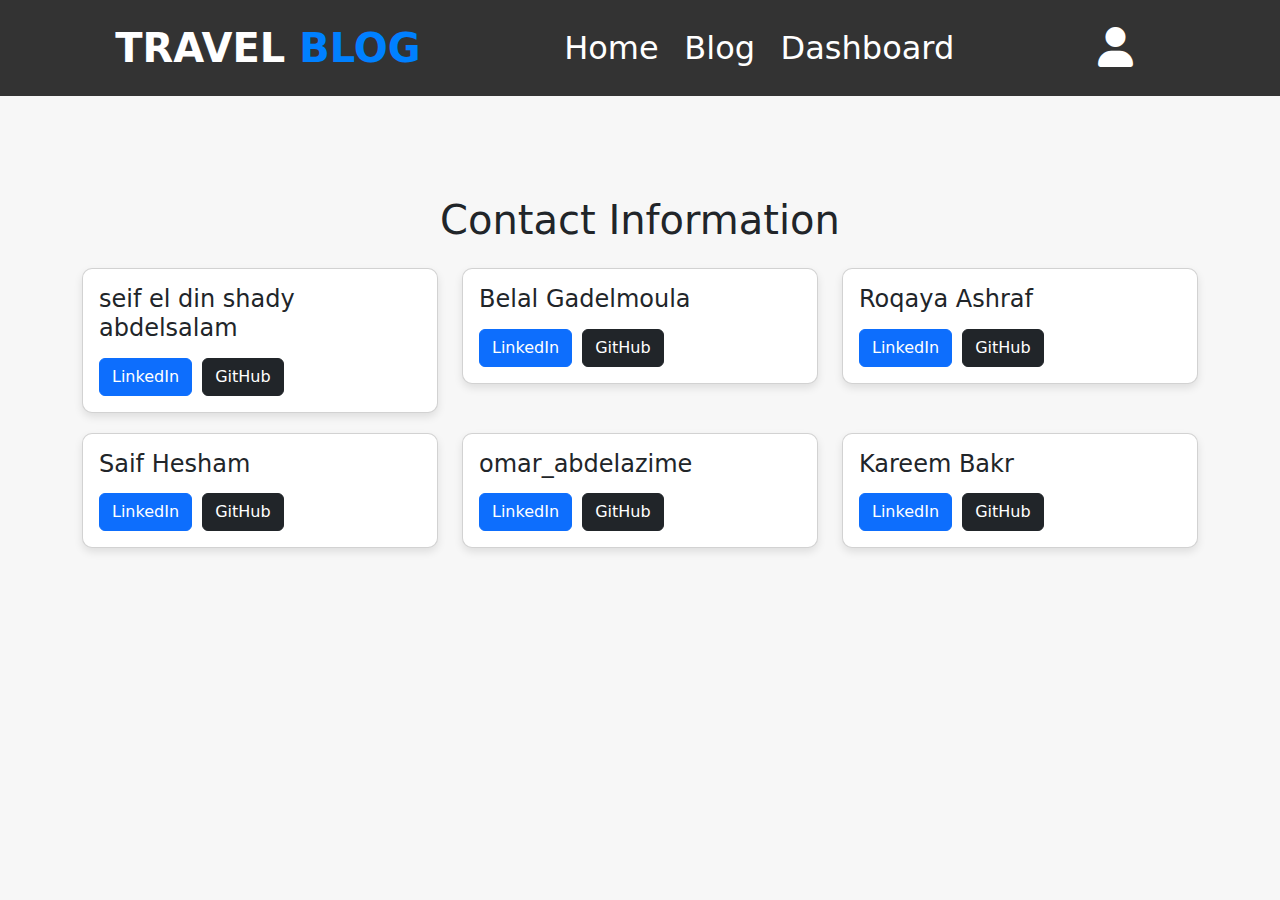
<file: contect/index.html>
<!DOCTYPE html>
<html lang="en">
<head>
    <meta charset="UTF-8">
    <meta name="viewport" content="width=device-width, initial-scale=1.0">
    <title>Contact Page with Animations</title>
    <!-- Bootstrap CSS -->
    <link href="https://cdn.jsdelivr.net/npm/bootstrap@5.3.0-alpha1/dist/css/bootstrap.min.css" rel="stylesheet">
    <link rel="stylesheet" href="style.css">
    <!-- Animate.css (for animations) -->
    <link href="https://cdnjs.cloudflare.com/ajax/libs/animate.css/4.1.1/animate.min.css" rel="stylesheet"/>
    <!-- Font Awesome for Icons -->
    <link rel="stylesheet" href="https://cdnjs.cloudflare.com/ajax/libs/font-awesome/6.0.0-beta3/css/all.min.css">
</head>
<body>

    <!-- Header -->
    <header>
        <div id="menu-bar" class="fas fa-bars" onclick="showmenu()"></div>
        <a href="../index.html" class="logo">TRAVEL <span>blog</span></a>
        <nav class="navbar">
            <a href="../index.html">Home</a>
            <a href="../blog/blog.html">Blog</a>
            <a href="../Dashboard-main/index.html">Dashboard</a>
            <!-- <a href="./index.html">Contact</a> -->
        </nav>
        <div class="icon">
            <i class="fas fa-user" onclick="showform()"></i>
        </div>
    </header>
    <div class="login-form">
        <i class="fas fa-times" id="form-close" onclick="hideform()"></i>
        <form action="">
            <h3>login</h3>
            <input type="email" class="box" placeholder="Enter your email">
            <input type="password" class="box" placeholder="Enter your password">
            <input type="submit" value="login now" class="btno">
            <input type="checkbox" id="remember">
            <label for="remember"> remember me</label>
            <p>forget password? <a href="#">click here</a></p>
            <p>don't have an account? <a href="#" onclick="showsignupform(); hideform(); return false;">sign up</a></p>
        </form>
    </div>
    
    <div class="signup-form">
        <i class="fas fa-times" id="signup-form-close" onclick="hidesignupform()"></i>
        <form action="">
            <h3>sign up</h3>
            <input type="text" class="box" placeholder="Enter your name" required>
            <input type="email" class="box" placeholder="Enter your email" required>
            <input type="password" class="box" placeholder="Enter your password" required>
            <input type="password" class="box" placeholder="Confirm your password" required>
            <input type="submit" value="sign up now" class="btno">
            <input type="checkbox" id="terms" required>
            <label for="terms"> I agree to the terms and conditions</label>
            <p>already have an account? <a href="#" onclick="showform(); hidesignupform(); return false;">login here</a></p>
        </form>
    </div>
    

    <!-- Main content with cards -->
    <div class="container mt-5 pt-5">
        <h1 class="text-center mb-4">Contact Information</h1>
        <div class="row">
            <!-- Card 1 -->
            <div class="col-md-4">
                <div class="card animate__animated animate__fadeInUp">   
                    <div class="card-body">
                        <h5 class="card-title">seif el din shady abdelsalam</h5>
                        <a href="https://www.linkedin.com/in/seifeldin-shady-576ab1177/" class="btn btn-primary">LinkedIn</a>
                        <a href="github.com/SeifEldinShady004" class="btn btn-dark">GitHub</a>
                    </div>
                </div>
            </div>

            <!-- Card 2 -->
            <div class="col-md-4">
                <div class="card animate__animated animate__fadeInUp animate__delay-1s">
                    <div class="card-body">
                        <h5 class="card-title">Belal Gadelmoula </h5>
                        <a href="https://www.linkedin.com/in/belal-gadelmawla-549b0921a/" class="btn btn-primary">LinkedIn</a>
                        <a href="https://github.com/belalgadelmawla" class="btn btn-dark">GitHub</a>
                    </div>
                </div>
            </div>

            <!-- Card 3 -->
            <div class="col-md-4">
                <div class="card animate__animated animate__fadeInUp animate__delay-2s">

                    <div class="card-body">
                        <h5 class="card-title">Roqaya Ashraf
                        </h5>
                        <a href="https://www.linkedin.com/in/roqayaashraf157" class="btn btn-primary">LinkedIn</a>
                        <a href="https://github.com/Roqayaashraf1 " class="btn btn-dark">GitHub</a>
                    </div>
                </div>
            </div>

            <!-- Card 4 -->
            <div class="col-md-4">
                <div class="card animate__animated animate__fadeInUp animate__delay-3s">
                    <div class="card-body">
                        <h5 class="card-title">Saif Hesham  </h5>
                        <a href="https://www.linkedin.com/in/saif-hesham-75659a2a4/" class="btn btn-primary">LinkedIn</a>
                        <a href="https://www.github.com" class="btn btn-dark">GitHub</a>
                    </div>
                </div>
            </div>

            <!-- Card 5 -->
            <div class="col-md-4">
                <div class="card animate__animated animate__fadeInUp animate__delay-4s">
                    <div class="card-body">
                        <h5 class="card-title">omar_abdelazime
                        </h5>
                        <a href="#" class="btn btn-primary">LinkedIn</a>
                        <a href="#" class="btn btn-dark">GitHub</a>
                    </div>
                </div>
            </div>

            <!-- Card 6 -->
            <div class="col-md-4">
                <div class="card animate__animated animate__fadeInUp animate__delay-5s">
                    <div class="card-body">
                        <h5 class="card-title">Kareem Bakr </h5>
                        <a href="https://www.linkedin.com" class="btn btn-primary">LinkedIn</a>
                        <a href="https://www.linkedin.com/in/kareem-bakr-927367247/" class="btn btn-dark">GitHub</a>
                    </div>
                </div>
            </div>
        </div>
    </div>

    <!-- Bootstrap JS -->
    <script src="https://cdn.jsdelivr.net/npm/bootstrap@5.3.0-alpha1/dist/js/bootstrap.bundle.min.js"></script>
    <!-- Custom JS for adding some card interaction -->
    <script src="script.js"></script>
</body>
</html>
</file>
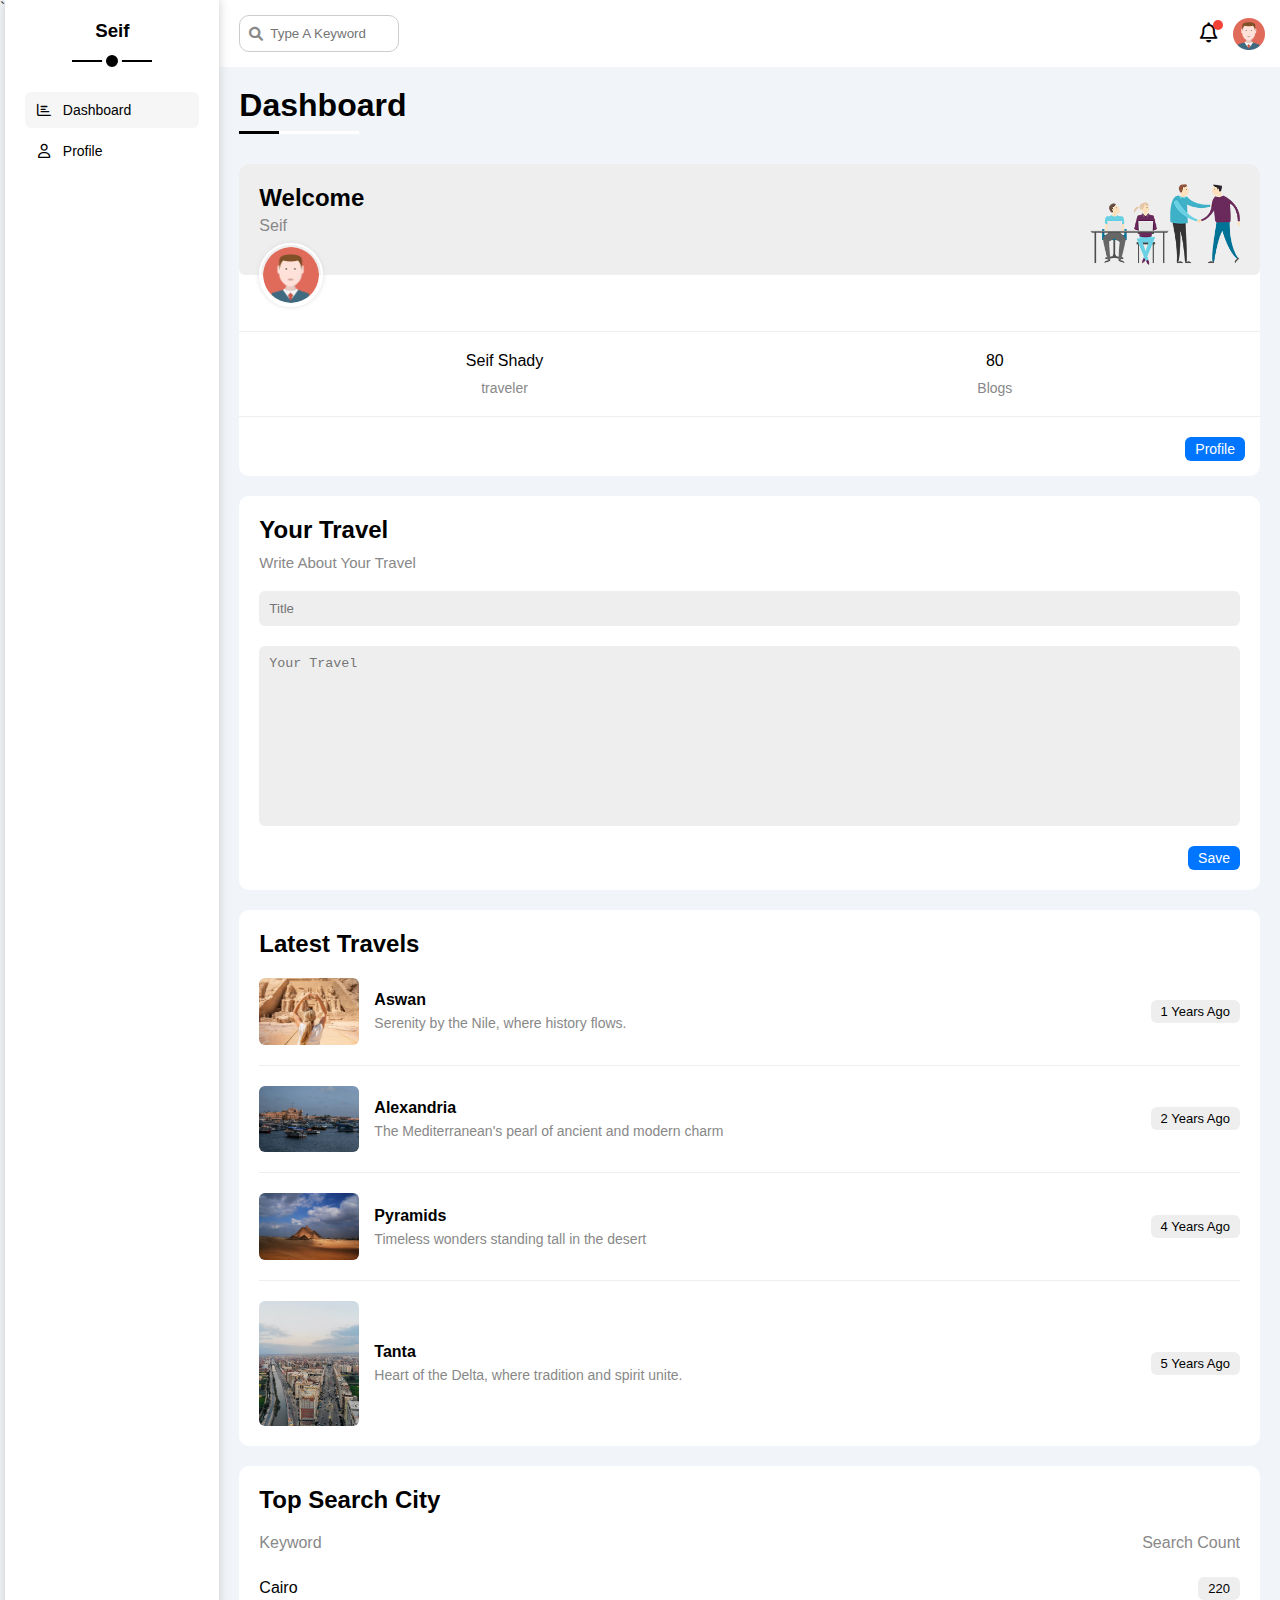
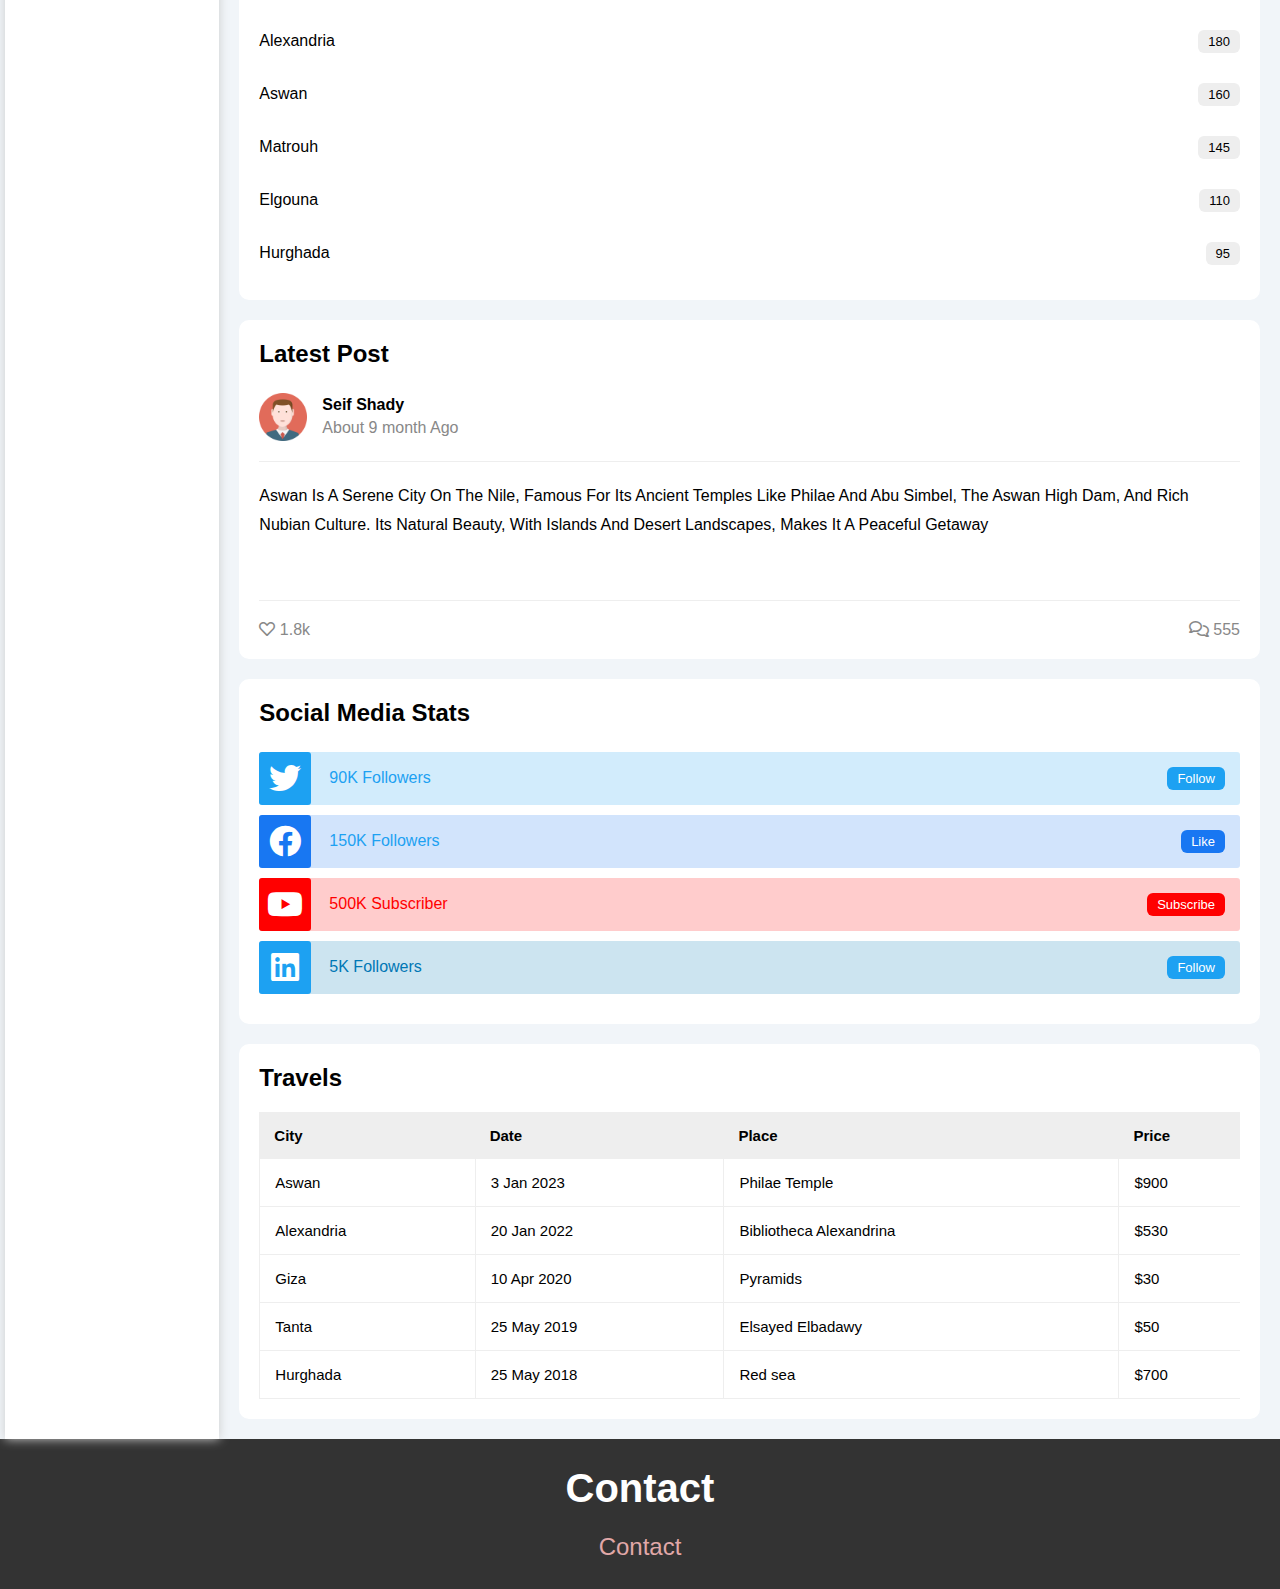
<file: Dashboard-main/index.html>
<!DOCTYPE html>
<html lang="en">
  <head>
    <meta charset="UTF-8" />
    <meta http-equiv="X-UA-Compatible" content="IE=edge" />
    <meta name="viewport" content="width=device-width, initial-scale=1.0" />
    <!-- Font Awesome -->
    <link rel="stylesheet" href="css/all.min.css" />
    <!-- Our frame work -->
    <link rel="stylesheet" href="css/framework.css" />
    <!-- Our style file -->
    <link rel="stylesheet" href="../Dashboard-main/css/main.css" />
    <!-- Our font -->
    <link rel="preconnect" href="https://fonts.googleapis.com" />
    <link rel="preconnect" href="https://fonts.gstatic.com" crossorigin />
    <link
      href="https://fonts.googleapis.com/css2?family=Cairo:wght@200;400;700&
        family=Open+Sans:ital,wght@0,300;0,400;0,500;0,600;0,800;1,300;1,400;1,500;1,600;1,700;1,800&display=swap"
      rel="stylesheet"
    />
    <title>Dashboard</title>
  </head>
  <body>


    
    <div class="page d-flex">
`
  <!-- login -->
  
  
  <!-- header -->   
      <div class="sidebar bg-white p-20 p-relative">
        <h3 class="p-relative txt-c mt-0">Seif</h3>
        <ul class="p-0 list-none">
          <li>
            <a
              href="index.html"
              class="active d-flex align-center fs-14 c-black rad-6 p-10"
            >
              <i class="fa-regular fa-chart-bar fa-fw"></i>
              <span class="hide-mobile">Dashboard</span>
            </a>
          </li>

          <li>
            <a
              href="profile.html"
              class="d-flex align-center fs-14 c-black rad-6 p-10"
            >
              <i class="fa-regular fa-user fa-fw"></i>
              <span class="hide-mobile">Profile</span>
            </a>
          </li>
          
        </ul>
      </div>
      <div class="content w-full">
        <div class="head bg-white p-15 between-flex">
          <div class="search p-relative">
            <input
              type="search"
              class="p-10 rad-10"
              name="search"
              placeholder="Type A Keyword"
            />
          </div>
          <div class="icons d-flex align-center">
            <span class="notify p-relative">
              <i class="fa-regular fa-bell fa-lg"></i>
            </span>
            <img src="imgs/avatar.png" alt="profile pic" />
          </div>
        </div>
        <!-- End Head -->
        <h1 class="p-relative">Dashboard</h1>
        <div class="wrapper gap-20 grid-2 mb-20">
          <!-- Start Welcome Widget -->
          <div class="welcome bg-white rad-10 txt-c-mobile block-mobile">
            <div class="intro p-20 d-flex space-between bg-eee rad-6">
              <div>
                <h2 class="m-0">Welcome</h2>
                <p class="c-grey mt-5">Seif</p>
              </div>
              <img src="imgs/welcome.png" class="hide-mobile" alt="team" />
            </div>
            <img src="imgs/avatar.png" alt="man" class="avatar" />
            <div class="body txt-c d-flex p-20 mt-20 mb-20 block-mobile">
              <div>
                Seif Shady
                <span class="d-block c-grey fs-14 mt-10">traveler</span>
              </div>
              <div>
                80 <span class="d-block c-grey fs-14 mt-10">Blogs</span>
              </div>
            </div>
            <a
              href="profile.html"
              class="visit btn-shape d-block fs-14 bg-blue w-fit c-white"
              >Profile</a
            >
          </div>
          <!-- End Welcome Widget -->
          <!-- Start Quick Draft Widget -->
          <div class="quick-draft p-20 bg-white rad-10">
            <h2 class="mt-0 mb-10">Your Travel</h2>
            <p class="mt-0 mb-20 c-grey fs-15">Write About Your Travel</p>
            <form action="">
              <input
                class="d-block mb-20 w-full p-10 b-none bg-eee rad-6"
                type="text"
                placeholder="Title"
              />
              <textarea
                class="d-block mb-20 w-full bg-eee b-none rad-6 p-10"
                placeholder="Your Travel"
              ></textarea>
              <input
                class="save d-block fs-14 bg-blue c-white b-none w-fit btn-shape"
                type="submit"
                value="Save"
              />
            </form>
          </div>
          <!-- End Quick Draft Widgit -->
          <!-- Start Latest News Widget  -->
          <div class="latest-news p-20 bg-white rad-10 txt-c-mobile">
            <h2 class="mt-0 mb-20">Latest Travels</h2>
            <div class="news-row d-flex align-center">
              <img src="./imgs/aswan.webp" alt="" />
              <div class="info">
                <h3>Aswan</h3>
                <p class="m-0 fs-14 c-grey"> Serenity by the Nile, where history flows.</p>
              </div>
              <div class="label btn-shape bg-eee fs-13">1 Years Ago</div>
            </div>
            <div class="news-row d-flex align-center">
              <img src="./imgs/alex.jpg" alt="" />
              <div class="info">
                <h3>Alexandria</h3>
                <p class="m-0 fs-14 c-grey">The Mediterranean's pearl of ancient and modern charm</p>
              </div>
              <div class="label btn-shape bg-eee fs-13">2 Years Ago</div>
            </div>
            <div class="news-row d-flex align-center">
              <img src="./imgs/pyramids.jpg" alt="" />
              <div class="info">
                <h3>Pyramids</h3>
                <p class="m-0 fs-14 c-grey">Timeless wonders standing tall in the desert</p>
              </div>
              <div class="label btn-shape bg-eee fs-13">4 Years Ago</div>
            </div>
            <div class="news-row d-flex align-center">
              <img src="./imgs/Tanta.avif" alt="" />
              <div class="info">
                <h3>Tanta</h3>
                <p class="m-0 fs-14 c-grey">Heart of the Delta, where tradition and spirit unite.</p>
              </div>
              <div class="label btn-shape bg-eee fs-13">5 Years Ago</div>
            </div>
          </div>
          <!-- End Latest News Widget  -->
          
          <!-- Start Top Search Word Widget -->
          <div class="search-items p-20 bg-white rad-10">
            <h2 class="mt-0 mb-20">Top Search City</h2>
            <div class="items-head c-grey mb-10 between-flex">
              <div>Keyword</div>
              <div>Search Count</div>
            </div>
            <div class="items between-flex pt-15 pb-15">
              <span>Cairo</span>
              <span class="bg-eee fs-13 btn-shape">220</span>
            </div>
            <div class="items between-flex pt-15 pb-15">
              <span>Alexandria</span>
              <span class="bg-eee fs-13 btn-shape">180</span>
            </div>
            <div class="items between-flex pt-15 pb-15">
              <span>Aswan</span>
              <span class="bg-eee fs-13 btn-shape">160</span>
            </div>
            <div class="items between-flex pt-15 pb-15">
              <span>Matrouh</span>
              <span class="bg-eee fs-13 btn-shape">145</span>
            </div>
            <div class="items between-flex pt-15 pb-15">
              <span>Elgouna</span>
              <span class="bg-eee fs-13 btn-shape">110</span>
            </div>
            <div class="items between-flex pt-15 pb-15">
              <span>Hurghada</span>
              <span class="bg-eee fs-13 btn-shape">95</span>
            </div>
          </div>
          <!-- End Top Search Word Widget -->
          <!-- Start Last Post -->
          <div class="last-post p-20 bg-white rad-10 p-relative">
            <h2 class="mt-0 mb-25">Latest Post</h2>
            <div class="top d-flex align-center">
              <img class="avatar mr-15" src="imgs/avatar.png" alt="Pic" />
              <div class="info">
                <span class="d-block mb-5 fw-bold">Seif Shady</span>
                <span class="c-grey">About 9 month Ago</span>
              </div>
            </div>
            <div class="post-content txt-c-mobile pt-20 pb-20 mt-20 mb-20">
                Aswan is a serene city on the Nile, famous for its ancient temples like Philae and Abu Simbel, the Aswan High Dam, and rich Nubian culture. Its natural beauty, with islands and desert landscapes, makes it a peaceful getaway
            </div>
            <div class="post-stats between-flex c-grey">
              <div>
                <i class="fa-regular fa-heart"></i>
                <span>1.8k</span>
              </div>
              <div>
                <i class="fa-regular fa-comments"></i>
                <span>555</span>
              </div>
            </div>
          </div>
          <!-- End Last Post -->
          <!-- Start Socila Media -->
          <div class="social-media p-20 bg-white rad-10 p-relative">
            <h2 class="mt-0 mb-25">Social Media Stats</h2>
            <div class="box twitter p-15 p-relative mb-10 between-flex">
              <i
                class="fa-brands fa-twitter fa-2x c-white h-full center-flex"
              ></i>
              <span>90K Followers</span>
              <a class="fs-13 c-white btn-shape" href="#">Follow</a>
            </div>
            <div class="box facebook p-15 p-relative mb-10 between-flex">
              <i
                class="fa-brands fa-facebook fa-2x c-white h-full center-flex"
              ></i>
              <span>150K Followers</span>
              <a class="fs-13 c-white btn-shape" href="#">Like</a>
            </div>
            <div class="box youtube p-15 p-relative mb-10 between-flex">
              <i
                class="fa-brands fa-youtube fa-2x c-white h-full center-flex"
              ></i>
              <span>500K Subscriber</span>
              <a class="fs-13 c-white btn-shape" href="#">Subscribe</a>
            </div>
            <div class="box linkedin p-15 p-relative mb-10 between-flex">
              <i
                class="fa-brands fa-linkedin fa-2x c-white h-full center-flex"
              ></i>
              <span>5K Followers</span>
              <a class="fs-13 c-white btn-shape" href="#">Follow</a>
            </div>
          </div>
          <!-- End Socila Media -->
        </div>
        <!-- End Wrapper -->
        <!-- Start Projects Table -->
        <div class="projects bg-white p-20 rad-10 m-20">
          <h2 class="mt-0 mb-20">Travels</h2>
          <div class="responsive-table">
            <table class="w-full fs-15">
              <thead>
                <tr>
                  <td>City</td>
                  <td>Date</td>
                  <td>Place</td>
                  <td>Price</td>
                </tr>
              </thead>
              <tbody>
                <tr>
                  <td>Aswan</td>
                  <td>3 Jan 2023</td>
                  <td>Philae Temple</td>
                  <td>$900</td>
                </tr>
                <tr>
                  <td>Alexandria</td>
                  <td>20 Jan 2022</td>
                  <td>Bibliotheca Alexandrina</td>
                  <td>$530</td>
                  </td>
                </tr>
                <tr>
                  <td>Giza</td>
                  <td>10 Apr 2020</td>
                  <td>Pyramids</td>
                  <td>$30</td>
                  </td>
                </tr>
                <tr>
                  <td>Tanta</td>
                  <td>25 May 2019</td>
                  <td>Elsayed Elbadawy</td>
                  <td>$50</td>
                </tr>
                <tr>
                  <td>Hurghada</td>
                  <td>25 May 2018</td>
                  <td>Red sea</td>
                  <td>$700</td>
                </tr>
              </tbody>
            </table>
          </div>
        </div>
        <!-- End Projects Table -->
      </div>
    </div>
    <footer>
      <section class="footer">
        <div class="box-container">
            <div class="box">
                <h3>Contact</h3>
                <a href="../contect/index.html">Contact</a>
            </div>
        </div>
        
    </section>
    </footer>
    <script src="js/main.js"></script>
  </body>
</html>
</file>
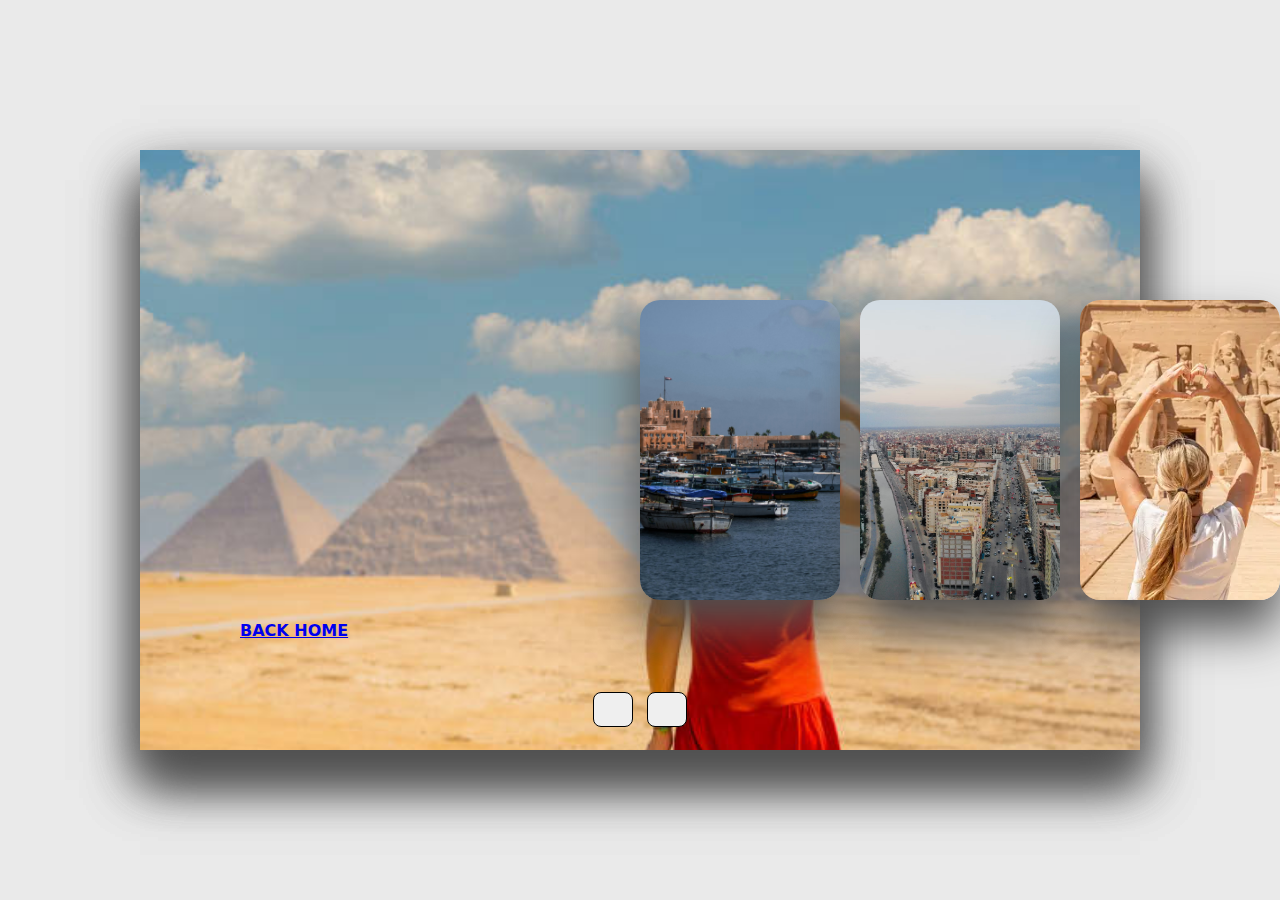
<file: templete/index.html>
<html lang="en">

<head>
    <meta charset="UTF-8">
    <meta name="viewport" content="width=device-width, initial-scale=1.0">
    <title>Document</title>
    <link rel="stylesheet" href="main.css">
    <link rel="stylesheet" href="https://cdnjs.cloudflare.com/ajax/libs/font-awesome/6.4.0/css/all.min.css"
        integrity="sha512-iecdLmaskl7CVkqkXNQ/ZH/XLlvWZOJyj7Yy7tcenmpD1ypASozpmT/E0iPtmFIB46ZmdtAc9eNBvH0H/ZpiBw=="
        crossorigin="anonymous" referrerpolicy="no-referrer" />
</head>

<body>
    <div class="container">
        <div class="slide">
            <div class="item" style="background-image: url(./images/cairo.jpg);">
                <div class="content">
                    <div class="name">Cairo</div>
                    <div class="des">
                        Cairo, a bustling metropolis at the heart of Egypt, is a vibrant city where ancient history
                        meets modern life. The cityscape is dominated by iconic landmarks like the Pyramids of Giza and
                        the Sphinx, standing in stark contrast to the bustling markets, busy streets, and contemporary
                        high-rises. The Nile River gracefully winds through Cairo, offering a serene escape from the
                        city's lively energy. Rich in culture and history, Cairo is a dynamic blend of traditional charm
                        and urban vibrancy.</div>
                        <a href="../index.html"> BACK HOME</a>
                </div>
            </div>
            <div class="item" style="background-image: url(./images/giza3.jpg);">
                <div class="content">
                    <div class="name">Giza</div>
                    <div class="des">Giza is renowned for its awe-inspiring ancient monuments, including the Great
                        Pyramids and the Sphinx. This iconic archaeological site, located on the outskirts of Cairo,
                        features colossal structures that have stood for millennia, embodying the grandeur of ancient
                        Egyptian civilization. The arid landscape around Giza contrasts with the monumental stone
                        architecture, offering a timeless glimpse into the past against a backdrop of the modern city
                    </div>
                    <a href="../index.html"> BACK HOME</a>
                </div>
            </div>
            <div class="item" style="background-image: url(./images/alex.jpg);">
                <div class="content">
                    <div class="name">Alexandria</div>
                    <div class="des">Alexandria is a historic port city on Egypt's Mediterranean coast, known for its
                        rich cultural heritage and stunning waterfront. Founded by Alexander the Great, it boasts a
                        blend of ancient landmarks, including the remnants of the legendary Lighthouse of Alexandria and
                        the Bibliotheca Alexandrina. Its vibrant streets are lined with cafes and shops, while the
                        scenic corniche offers beautiful views of the sea, combining a deep historical legacy with a
                        lively modern atmosphere.</div>
                        <a href="../index.html"> BACK HOME</a>
                </div>
            </div>
            <div class="item" style="background-image: url(./images/Tanta.avif);">
                <div class="content">
                    <div class="name">Tanta</div>
                    <div class="des">Tanta is a bustling city in northern Egypt, known for its vibrant local markets and
                        lively atmosphere. It serves as an important commercial and cultural hub, featuring a mix of
                        traditional architecture and modern developments. Tanta is also noted for its historical
                        significance and religious landmarks, including mosques and shrines that reflect its rich
                        heritage and local traditions.</div>
                        <a href="../index.html"> BACK HOME</a>
                </div>
            </div>
            <div class="item" style="background-image: url(./images/aswan.webp);">
                <div class="content">
                    <div class="name">Aswan</div>
                    <div class="des">
                        Aswan, located in southern Egypt along the Nile River, is celebrated for its picturesque
                        landscapes and rich cultural heritage. The city is known for its stunning temples, such as
                        Philae Temple and Abu Simbel, and its serene setting with views of the river and surrounding
                        desert. Aswan's relaxed atmosphere and vibrant Nubian culture make it a unique and charming
                        destination.
                    </div>
                    <a href="../index.html"> BACK HOME</a>
                </div>
            </div>  
        </div>
        <div class="button">
            <button class="prev"><i class="fa-solid fa-arrow-left"></i></button>
            <button class="next"><i class="fa-solid fa-arrow-right"></i></button>
        </div>
    </div>
    <script src="app.js"></script>
</body>

</html>
</file>
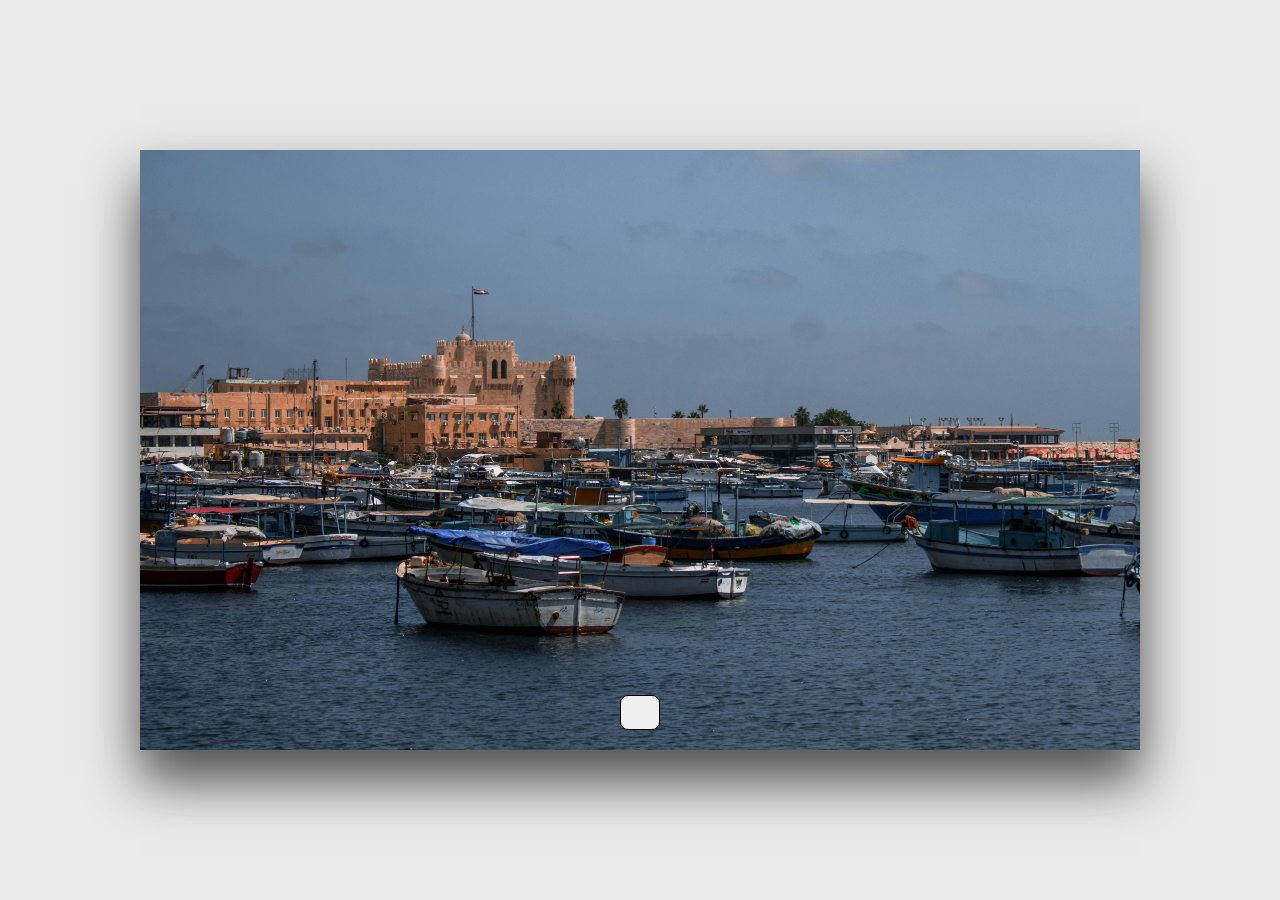
<file: templete/alexandria/index.html>
<html lang="en">

<head>
    <meta charset="UTF-8">
    <meta name="viewport" content="width=device-width, initial-scale=1.0">
    <title>travel blog</title>
    <link rel="stylesheet" href="main.css">
    <link rel="stylesheet" href="https://cdnjs.cloudflare.com/ajax/libs/font-awesome/6.4.0/css/all.min.css"
        integrity="sha512-iecdLmaskl7CVkqkXNQ/ZH/XLlvWZOJyj7Yy7tcenmpD1ypASozpmT/E0iPtmFIB46ZmdtAc9eNBvH0H/ZpiBw=="
        crossorigin="anonymous" referrerpolicy="no-referrer" />
</head>

<body>
    <div class="container">
        <div class="slide">
            <div class="item" style="background-image: url(../images/alex.jpg);">
                <div class="content">
                    <div class="name">Alexandria</div>
                    <div class="des">
                        Alexandria is a historic port city on Egypt's Mediterranean coast, known for its
                        rich cultural heritage and stunning waterfront. Founded by Alexander the Great, it boasts a
                        blend of ancient landmarks, including the remnants of the legendary Lighthouse of Alexandria and
                        the Bibliotheca Alexandrina. Its vibrant streets are lined with cafes and shops, while the
                        scenic corniche offers beautiful views of the sea, combining a deep historical legacy with a
                        lively modern atmosphere.</div>
                        <a href="C:\Users\User\Desktop\travel blog final\blog\blog.html"> Backblog</a>
                </div>
            </div>
           
        <div class="button">
            <!-- <button class="prev"><i class="fa-solid fa-arrow-left"></i></button> -->
            <button class="next"><i class="fa-solid fa-arrow-right"></i></button>
        </div>
    </div>
    <script src="app.js"></script>
</body>

</html>
</file>
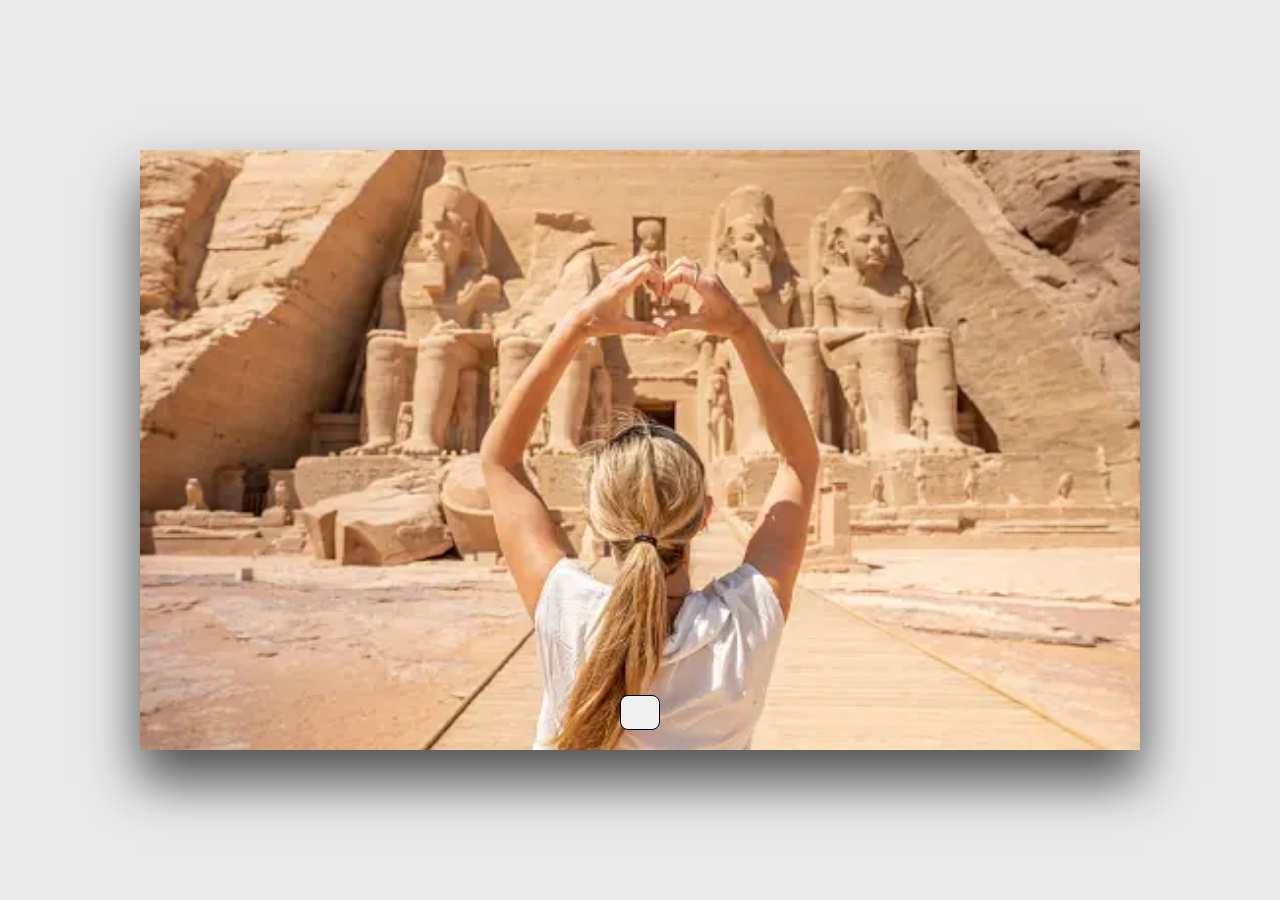
<file: templete/aswan/index.html>
<html lang="en">

<head>
    <meta charset="UTF-8">
    <meta name="viewport" content="width=device-width, initial-scale=1.0">
    <title>travel blog</title>
    <link rel="stylesheet" href="main.css">
    <link rel="stylesheet" href="https://cdnjs.cloudflare.com/ajax/libs/font-awesome/6.4.0/css/all.min.css"
        integrity="sha512-iecdLmaskl7CVkqkXNQ/ZH/XLlvWZOJyj7Yy7tcenmpD1ypASozpmT/E0iPtmFIB46ZmdtAc9eNBvH0H/ZpiBw=="
        crossorigin="anonymous" referrerpolicy="no-referrer" />
</head>

<body>
    <div class="container">
        <div class="slide">
            <div class="item" style="background-image: url(../images/aswan.webp);">
                <div class="content">
                    <div class="name">Aswan</div>
                    <div class="des">
                        Aswan, located in southern Egypt along the Nile River, is celebrated for its picturesque
                        landscapes and rich cultural heritage. The city is known for its stunning temples, such as
                        Philae Temple and Abu Simbel, and its serene setting with views of the river and surrounding
                        desert. Aswan's relaxed atmosphere and vibrant Nubian culture make it a unique and charming
                        destination.</div>
                        <a href="C:\Users\User\Desktop\travel blog final\blog\blog.html"> Backblog</a>
                </div>
            </div>
           
        <div class="button">
            <!-- <button class="prev"><i class="fa-solid fa-arrow-left"></i></button> -->
            <button class="next"><i class="fa-solid fa-arrow-right"></i></button>
        </div>
    </div>
    <script src="app.js"></script>
</body>

</html>
</file>
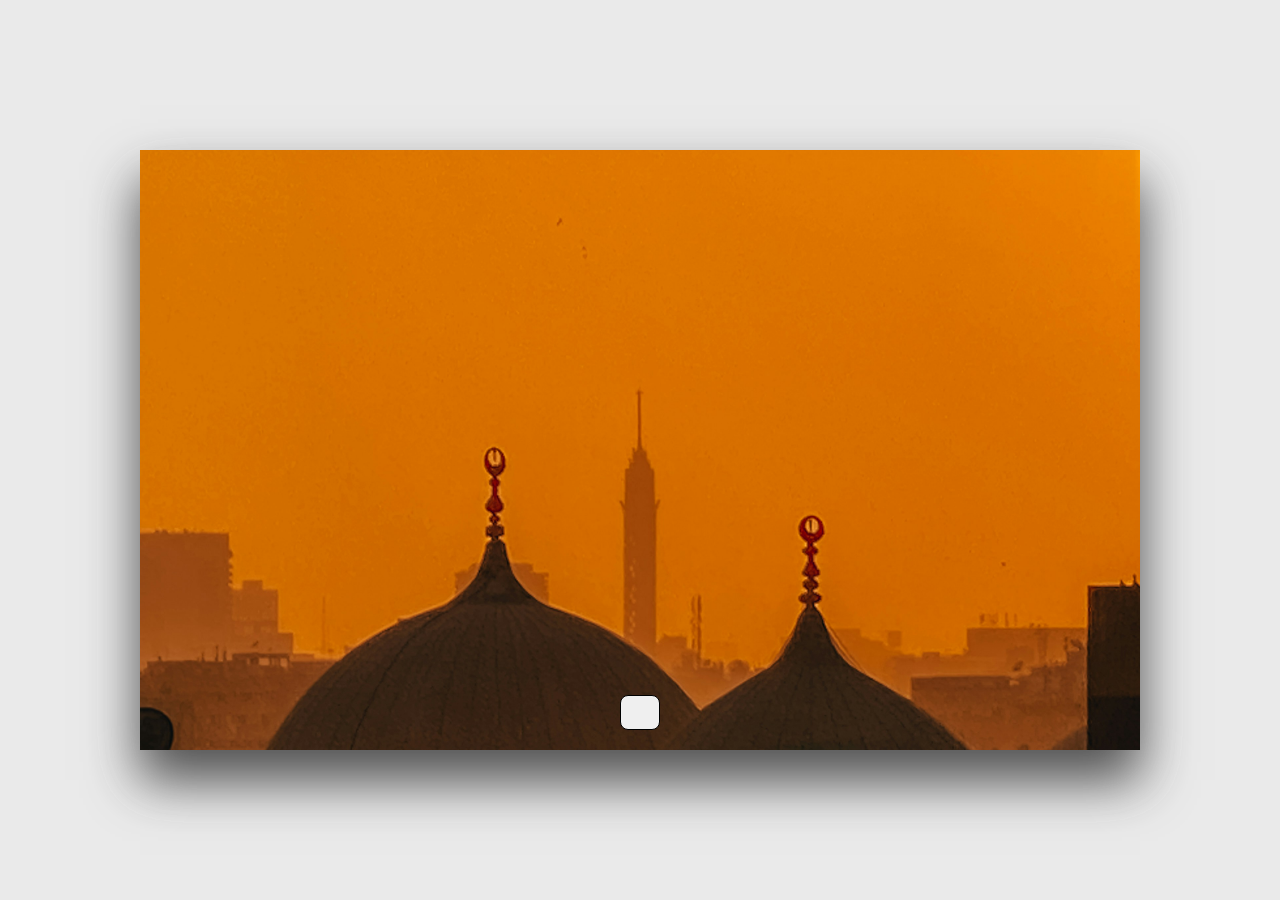
<file: templete/cairo/index.html>
<html lang="en">

<head>
    <meta charset="UTF-8">
    <meta name="viewport" content="width=device-width, initial-scale=1.0">
    <title>travel blog</title>
    <link rel="stylesheet" href="main.css">
    <link rel="stylesheet" href="https://cdnjs.cloudflare.com/ajax/libs/font-awesome/6.4.0/css/all.min.css"
        integrity="sha512-iecdLmaskl7CVkqkXNQ/ZH/XLlvWZOJyj7Yy7tcenmpD1ypASozpmT/E0iPtmFIB46ZmdtAc9eNBvH0H/ZpiBw=="
        crossorigin="anonymous" referrerpolicy="no-referrer" />
</head>

<body>
    <div class="container">
        <div class="slide">
            <div class="item" style="background-image: url(../images/cairo.jpg);">
                <div class="content">
                    <div class="name">Cairo</div>
                    <div class="des">
                        Cairo, a bustling metropolis at the heart of Egypt, is a vibrant city where ancient history
                        meets modern life. The cityscape is dominated by iconic landmarks like the Pyramids of Giza and
                        the Sphinx, standing in stark contrast to the bustling markets, busy streets, and contemporary
                        high-rises. The Nile River gracefully winds through Cairo, offering a serene escape from the
                        city's lively energy. Rich in culture and history, Cairo is a dynamic blend of traditional charm
                        and urban vibrancy.</div>
                        <a href="C:\Users\User\Desktop\travel blog final\blog\blog.html"> Backblog</a>
                </div>
            </div>
           
        <div class="button">
            <!-- <button class="prev"><i class="fa-solid fa-arrow-left"></i></button> -->
            <button class="next"><i class="fa-solid fa-arrow-right"></i></button>
        </div>
    </div>
    <script src="app.js"></script>
</body>

</html>
</file>
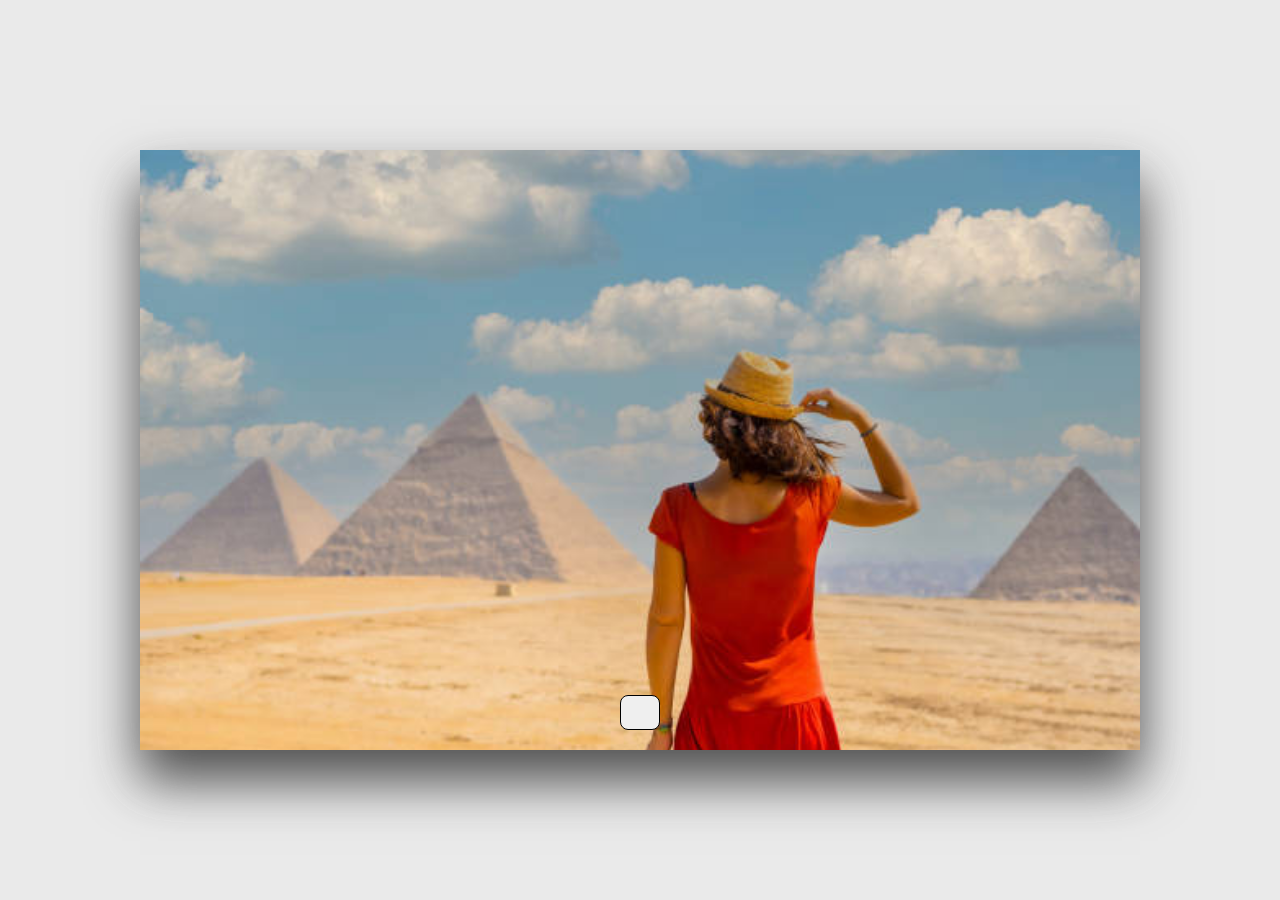
<file: templete/giza/index.html>
<html lang="en">

<head>
    <meta charset="UTF-8">
    <meta name="viewport" content="width=device-width, initial-scale=1.0">
    <title>travel blog</title>
    <link rel="stylesheet" href="main.css">
    <link rel="stylesheet" href="https://cdnjs.cloudflare.com/ajax/libs/font-awesome/6.4.0/css/all.min.css"
        integrity="sha512-iecdLmaskl7CVkqkXNQ/ZH/XLlvWZOJyj7Yy7tcenmpD1ypASozpmT/E0iPtmFIB46ZmdtAc9eNBvH0H/ZpiBw=="
        crossorigin="anonymous" referrerpolicy="no-referrer" />
</head>

<body>
    <div class="container">
        <div class="slide">
            <div class="item" style="background-image: url(../images/giza3.jpg);">
                <div class="content">
                    <div class="name">Giza</div>
                    <div class="des">
                        >Giza is renowned for its awe-inspiring ancient monuments, including the Great
                        Pyramids and the Sphinx. This iconic archaeological site, located on the outskirts of Cairo,
                        features colossal structures that have stood for millennia, embodying the grandeur of ancient
                        Egyptian civilization. The arid landscape around Giza contrasts with the monumental stone
                        architecture, offering a timeless glimpse into the past against a backdrop of the modern city</div>
                        <a href="C:\Users\User\Desktop\travel blog final\blog\blog.html"> Backblog</a>
                </div>
            </div>
           
        <div class="button">
            <!-- <button class="prev"><i class="fa-solid fa-arrow-left"></i></button> -->
            <button class="next"><i class="fa-solid fa-arrow-right"></i></button>
        </div>
    </div>
    <script src="app.js"></script>
</body>

</html>
</file>
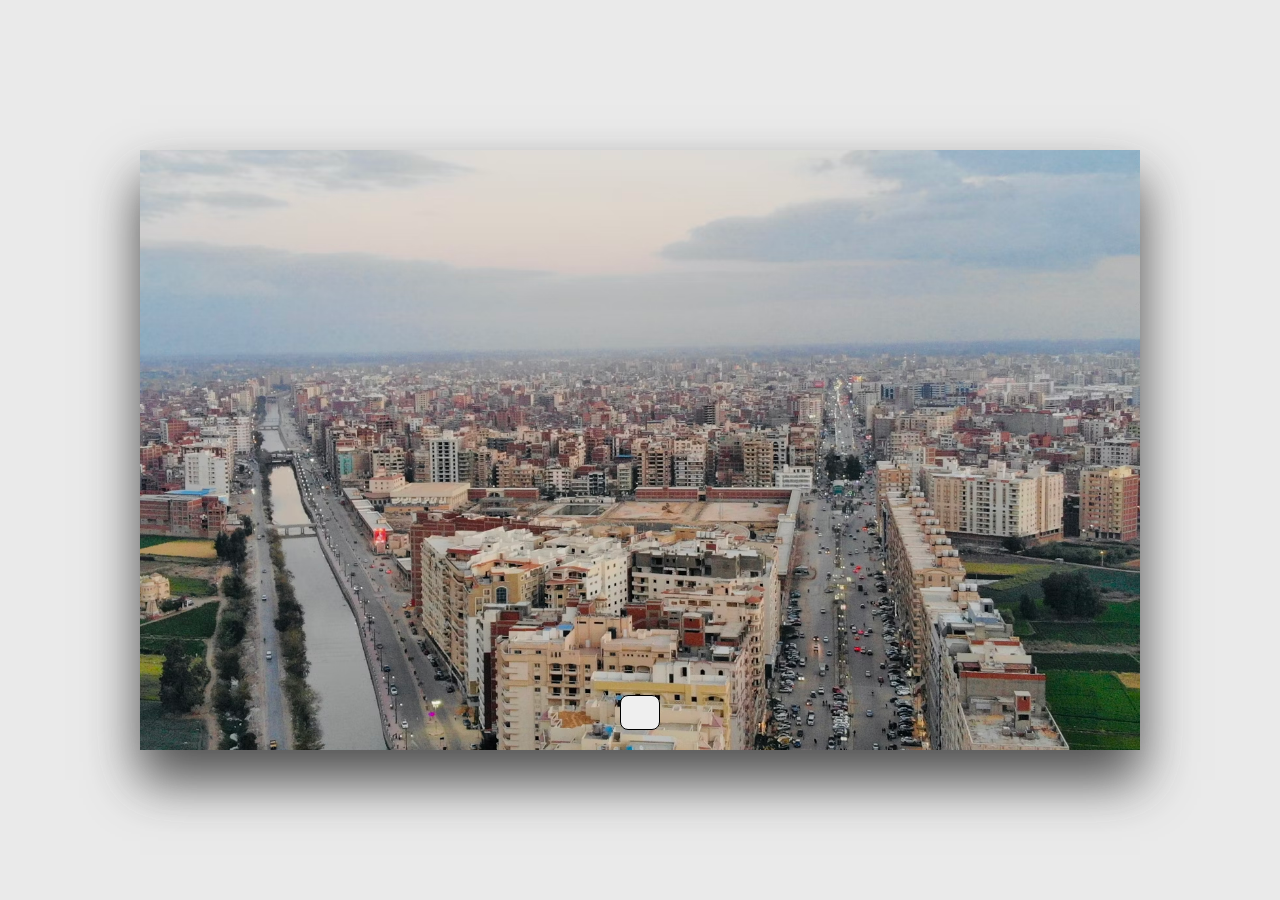
<file: templete/tanta/index.html>
<html lang="en">

<head>
    <meta charset="UTF-8">
    <meta name="viewport" content="width=device-width, initial-scale=1.0">
    <title>travel blog</title>
    <link rel="stylesheet" href="main.css">
    <link rel="stylesheet" href="https://cdnjs.cloudflare.com/ajax/libs/font-awesome/6.4.0/css/all.min.css"
        integrity="sha512-iecdLmaskl7CVkqkXNQ/ZH/XLlvWZOJyj7Yy7tcenmpD1ypASozpmT/E0iPtmFIB46ZmdtAc9eNBvH0H/ZpiBw=="
        crossorigin="anonymous" referrerpolicy="no-referrer" />
</head>

<body>
    <div class="container">
        <div class="slide">
            <div class="item" style="background-image: url(../images/Tanta.avif);">
                <div class="content">
                    <div class="name">Tanta</div>
                    <div class="des">
                        Tanta is a bustling city in northern Egypt, known for its vibrant local markets and
                        lively atmosphere. It serves as an important commercial and cultural hub, featuring a mix of
                        traditional architecture and modern developments. Tanta is also noted for its historical
                        significance and religious landmarks, including mosques and shrines that reflect its rich
                        heritage and local traditions.</div>
                        <a href="C:\Users\User\Desktop\travel blog final\blog\blog.html"> Backblog</a>
                </div>
            </div>
           
        <div class="button">
            <!-- <button class="prev"><i class="fa-solid fa-arrow-left"></i></button> -->
            <button class="next"><i class="fa-solid fa-arrow-right"></i></button>
        </div>
    </div>
    <script src="app.js"></script>
</body>

</html>
</file>
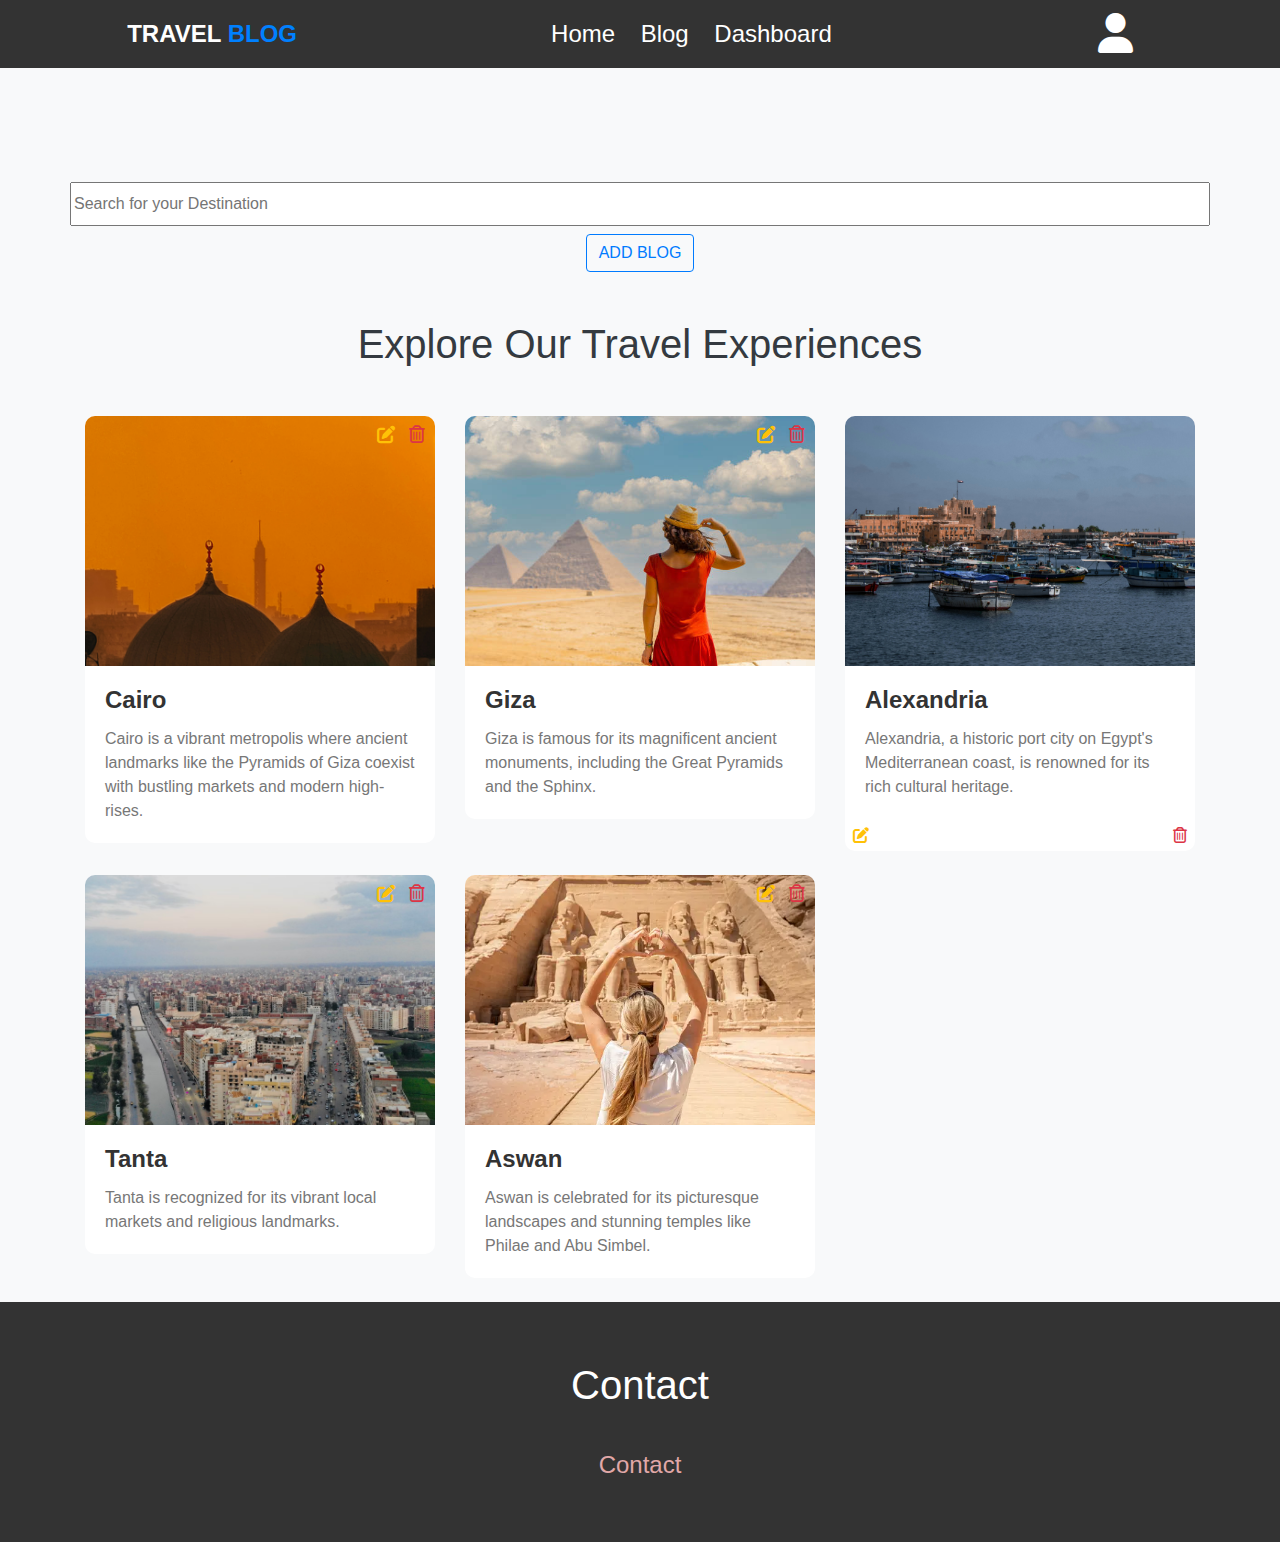
<file: blog/blog.html>
<!DOCTYPE html>
<html lang="en">

<head>
    <meta charset="UTF-8">
    <meta name="viewport" content="width=device-width, initial-scale=1.0">
    <title>Travel Blog</title>

    <!-- Bootstrap CSS -->
    <link rel="stylesheet" href="https://stackpath.bootstrapcdn.com/bootstrap/4.5.2/css/bootstrap.min.css">
    <!-- Font Awesome Icons -->
    <link rel="stylesheet" href="https://cdnjs.cloudflare.com/ajax/libs/font-awesome/6.6.0/css/all.min.css">
    <!-- Custom CSS -->
    <link rel="stylesheet" href="./css/style.css">
    <!-- <link rel="stylesheet" href="./css/all.css"> -->
</head>

<body>
    <header>
        <div id="menu-bar" class="fas fa-bars" onclick="showmenu()"></div>
        <a href="../index.html" class="logo">TRAVEL <span>blog</span></a>
        <nav class="navbar">
            <a href="../index.html">Home</a>
            <a href="../blog/blog.html">Blog</a>
            <a href="../Dashboard-main/index.html">Dashboard</a>
        </nav>
        <div class="icon">
            <i class="fas fa-user" onclick="showform()"></i>
        </div>
    </header>

    <div class="space"></div>

    <!-- Login Form -->
    <div class="login-form">
        <i class="fas fa-times" id="form-close" onclick="hideform()"></i>
        <form action="">
            <h3>Login</h3>
            <input type="email" class="box" placeholder="Enter your email" required>
            <input type="password" class="box" placeholder="Enter your password" required>
            <input type="submit" value="Login Now" class="btno">
            <input type="checkbox" id="remember">
            <label for="remember"> Remember me</label>
            <p>Forgot password? <a href="#">Click here</a></p>
            <p>Don't have an account? <a href="#" onclick="showsignupform(); hideform(); return false;">Sign up</a></p>
        </form>
    </div>

    <!-- Signup Form -->
    <div class="signup-form">
        <i class="fas fa-times" id="signup-form-close" onclick="hidesignupform()"></i>
        <form action="">
            <h3>Sign Up</h3>
            <input type="text" class="box" placeholder="Enter your name" required>
            <input type="email" class="box" placeholder="Enter your email" required>
            <input type="password" class="box" placeholder="Enter your password" required>
            <input type="password" class="box" placeholder="Confirm your password" required>
            <input type="submit" value="Sign Up Now" class="btno">
            <input type="checkbox" id="terms" required>
            <label for="terms"> I agree to the terms and conditions</label>
            <p>Already have an account? <a href="#" onclick="showform(); hidesignupform(); return false;">Login here</a></p>
        </form>
    </div>

    <!-- Search Filter -->
    <div class="container mt-4">
        <div class="row">
            <input type="text" placeholder="Search for your Destination" class="w-100 d-block py-2 my-2" id="searchInput" onkeyup="searchBlog()">
        </div>
        <button id="addBlog" class="btn btn-outline-primary d-block mx-auto">
            ADD BLOG
        </button>
    </div>

    <!-- Add/Edit Blog Modal -->
    <div id="test" class="addBlogPage d-none">
        <div id="newBlog">
            <h5 id="modalTitle">New Blog</h5>
            <input type="text" placeholder="Name" id="blogName">
            <input type="text" placeholder="Destination" id="blogDestination">
            <input type="text" placeholder="Title" id="blogTitle">
            <input type="text" placeholder="Blog Brief" id="blogBrief">
            <textarea id="blogDescription" cols="163" rows="10" placeholder="Description"></textarea>
            <label for="blogImage">Images</label>
            <input type="file" accept="image/*" id="blogImage">
            <button class="btn btn-outline-success" id="saveBlogButton">SAVE</button>
            <i class="fa-solid fa-xmark text-danger" id="close"></i>
        </div>
    </div>

    <!-- Main Blog Section -->
    <section class="blog-section container mt-5">
        <h1 class="text-center">Explore Our Travel Experiences</h1>
        <div class="row" id="blogPosts">
            <!-- Blog Post 1 -->
            <div class="col-lg-4 col-md-6 mb-4 blog-post" data-destination="Cairo">
                <div class="card">
                    <img src="./image/cairo.jpg" class="card-img-top" alt="Destination Image">
                    <div class="card-body">
                        <a href="../templete/cairo/index.html"><h5 class="card-title">Cairo</h5></a>
                        <p class="card-text">Cairo is a vibrant metropolis where ancient landmarks like the Pyramids of Giza coexist with bustling markets and modern high-rises.</p>
                    </div>
                    <div class="editbtns">
                        <i class="fa-solid fa-pen-to-square text-warning" onclick="editBlogPost(this)"></i>
                        <i class="fa-regular fa-trash-can text-danger" onclick="deleteBlogPost(this)"></i>
                    </div>
                </div>
            </div>

            <!-- Blog Post 2 -->
            <div class="col-lg-4 col-md-6 mb-4 blog-post" data-destination="Giza">
                <div class="card">
                    <img src="./image/giza3.jpg" class="card-img-top" alt="Destination Image">
                    <div class="card-body">
                        <a href="../templete/giza/index.html"><h5 class="card-title">Giza</h5></a>
                        <p class="card-text">Giza is famous for its magnificent ancient monuments, including the Great Pyramids and the Sphinx.</p>
                    </div>
                    <div class="editbtns">
                        <i class="fa-solid fa-pen-to-square text-warning" onclick="editBlogPost(this)"></i>
                        <i class="fa-regular fa-trash-can text-danger" onclick="deleteBlogPost(this)"></i>
                    </div>
                </div>
            </div>

            <!-- Blog Post 3 -->
            <div class="col-lg-4 col-md-6 mb-4 blog-post" data-destination="Alexandria">
                <div class="card">
                    <!-- Image section -->
                    <img src="./image/alex.jpg" class="card-img-top" alt="Image of Alexandria">
                    
                    <!-- Blog Post Details -->
                    <div class="card-body">
                        <a href="../templete/alex/index.html">
                            <h5 class="card-title">Alexandria</h5>
                        </a>
                        <p class="card-text">Alexandria, a historic port city on Egypt's Mediterranean coast, is renowned for its rich cultural heritage.</p>
                    </div>
                    
                    <!-- Edit and Delete Buttons -->
                    <div class="d-flex justify-content-between p-2">
                        <i class="fa-solid fa-pen-to-square text-warning" role="button" onclick="editBlogPost(this)" title="Edit"></i>
                        <i class="fa-regular fa-trash-can text-danger" role="button" onclick="deleteBlogPost(this)" title="Delete"></i>
                    </div>
                </div>
            </div>
            
            <!-- Blog Post 4 -->
            <div class="col-lg-4 col-md-6 mb-4 blog-post" data-destination="Tanta">
                <div class="card">
                    <img src="./image/Tanta.avif" class="card-img-top" alt="Destination Image">
                    <div class="card-body">
                        <a href="../templete/tanta/index.html"><h5 class="card-title">Tanta</h5></a>
                        <p class="card-text">Tanta is recognized for its vibrant local markets and religious landmarks.</p>
                    </div>
                    <div class="editbtns">
                        <i class="fa-solid fa-pen-to-square text-warning" onclick="editBlogPost(this)"></i>
                        <i class="fa-regular fa-trash-can text-danger" onclick="deleteBlogPost(this)"></i>
                    </div>
                </div>
            </div>

            <!-- Blog Post 5 -->
            <div class="col-lg-4 col-md-6 mb-4 blog-post" data-destination="Aswan">
                <div class="card">
                    <img src="./image/aswan.webp" class="card-img-top" alt="Destination Image">
                    <div class="card-body">
                        <a href="../templete/aswan/index.html"><h5 class="card-title">Aswan</h5></a>
                        <p class="card-text">Aswan is celebrated for its picturesque landscapes and stunning temples like Philae and Abu Simbel.</p>
                    </div>
                    <div class="editbtns">
                        <i class="fa-solid fa-pen-to-square text-warning" onclick="editBlogPost(this)"></i>
                        <i class="fa-regular fa-trash-can text-danger" onclick="deleteBlogPost(this)"></i>
                    </div>
                </div>
            </div>
        </div>
    </section>

    <!-- Footer -->
    <footer class="footer">
        <div class="box-container">
            <div class="box">
                <h3>Contact</h3>
                <a href="../contect/index.html">Contact</a>
            </div>
        </div>
    </footer>

    <!-- jQuery, Popper.js, and Bootstrap JS -->
    <script src="https://code.jquery.com/jquery-3.5.1.slim.min.js"></script>
    <script src="https://cdn.jsdelivr.net/npm/@popperjs/core@2.9.2/dist/umd/popper.min.js"></script>
    <script src="https://stackpath.bootstrapcdn.com/bootstrap/4.5.2/js/bootstrap.min.js"></script>
    
    <!-- Custom JavaScript -->
    <script src="script.js"></script>
</body>

</html>
</file>
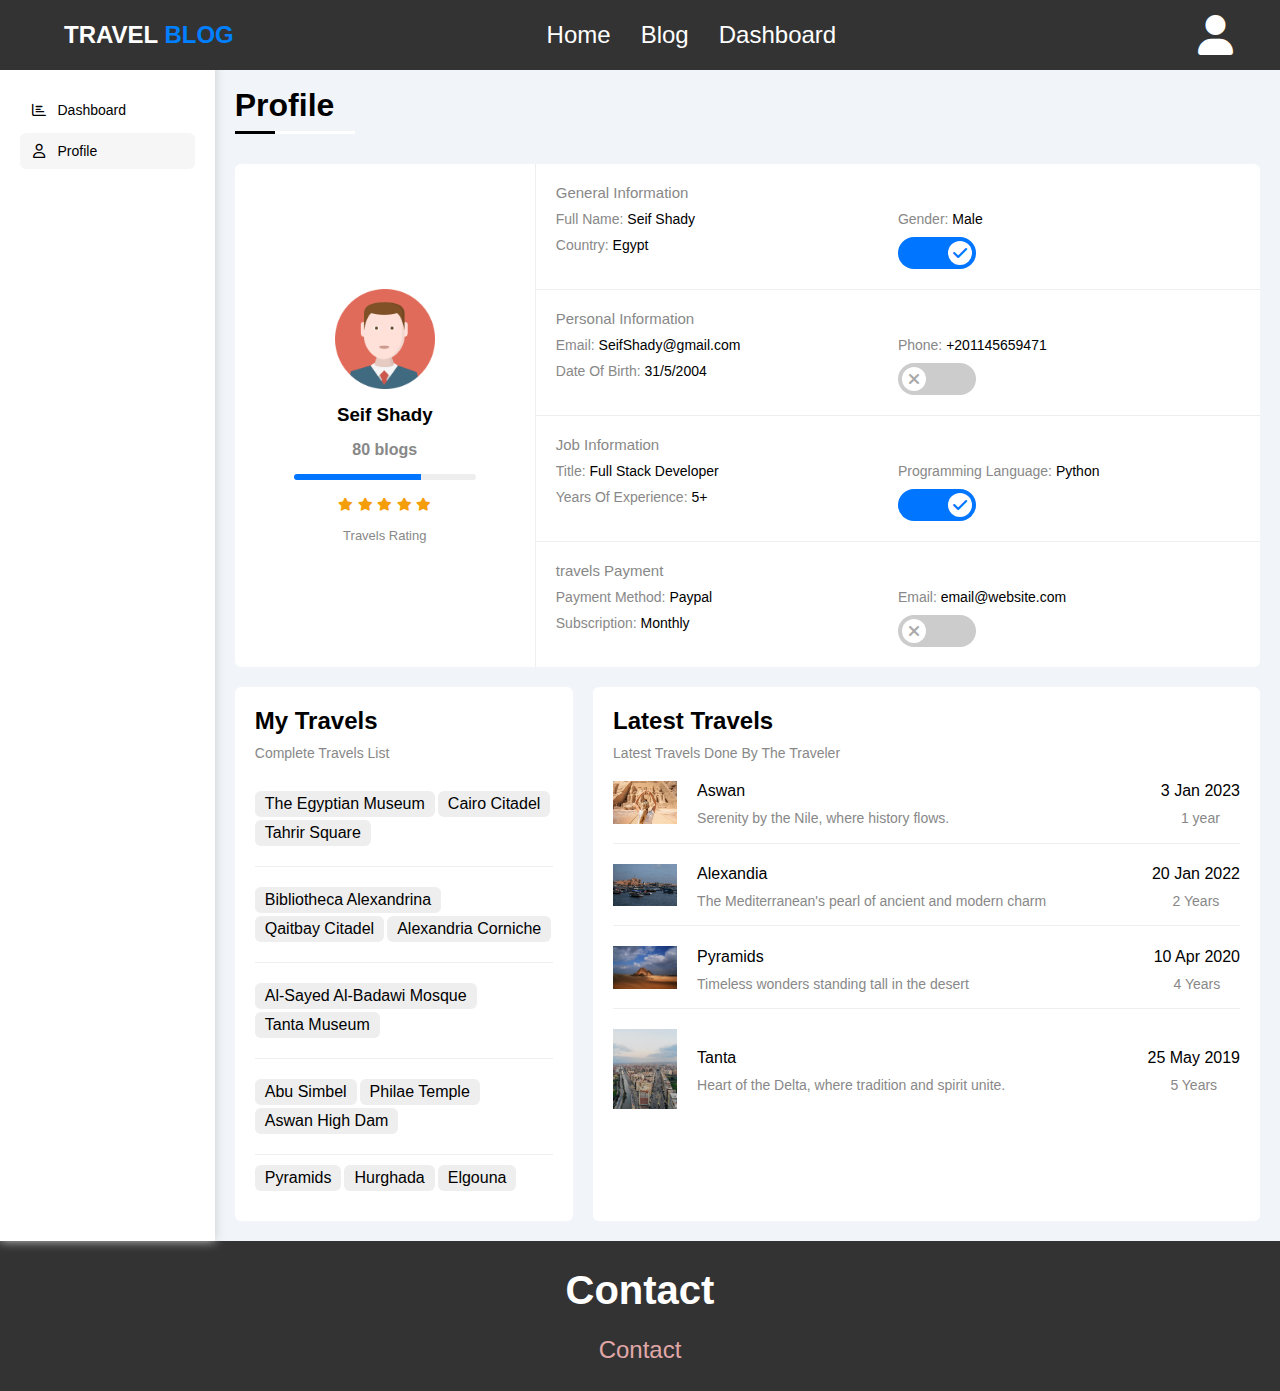
<file: Dashboard-main/profile.html>
<!DOCTYPE html>
<html lang="en">
  <head>
    <meta charset="UTF-8" />
    <meta http-equiv="X-UA-Compatible" content="IE=edge" />
    <meta name="viewport" content="width=device-width, initial-scale=1.0" />
    <!-- Font Awesome -->
    <link rel="stylesheet" href="css/all.min.css" />
    <!-- Our frame work -->
    <link rel="stylesheet" href="css/framework.css" />
    <!-- Our style file -->
    <link rel="stylesheet" href="css/main.css" />
    <!-- Our font -->
    <link rel="preconnect" href="https://fonts.googleapis.com" />
    <link rel="preconnect" href="https://fonts.gstatic.com" crossorigin />
    <link
      href="https://fonts.googleapis.com/css2?family=Cairo:wght@200;400;700&
      family=Open+Sans:ital,wght@0,300;0,400;0,500;0,600;0,800;1,300;1,400;1,500;1,600;1,700;1,800&display=swap"
      rel="stylesheet"
    />
    <title>Profile</title>
  </head>
  <body>
    <div class="page d-flex">
      <header class="p-15">
        <div id="menu-bar" class="fas fa-bars" onclick="showmenu()"></div>
        <a href="../index.html" class="logo">TRAVEL <span style="color:#0080ff"; >blog</span></a>
        <nav class="navbar">
            <a href="../index.html">Home</a>
            <a href="../blog/blog.html">Blog</a>
            <a href="index.html">Dashboard</a>
            <!-- <a href="../contect/index.html">Contact</a> -->
        </nav>
        <div class="icon">
            <i class="fas fa-user" onclick="showform()"></i>
        </div>
    </header>
  
    <div class="login-form">
      <i class="fas fa-times" id="form-close" onclick="hideform()"></i>
      <form action="">
          <h3>login</h3>
          <input type="email" class="box" placeholder="Enter your email">
          <input type="password" class="box" placeholder="Enter your password">
          <input type="submit" value="login now" class="btno">
          <input type="checkbox" id="remember">
          <label for="remember"> remember me</label>
          <p>forget password? <a href="#">click here</a></p>
          <p>don't have an account? <a href="#" onclick="showsignupform(); hideform(); return false;">sign up</a></p>
      </form>
  </div>
    <div class="signup-form">
      <i class="fas fa-times" id="signup-form-close" onclick="hidesignupform()"></i>
      <form action="">
          <h3>sign up</h3>
          <input type="text" class="box" placeholder="Enter your name" required>
          <input type="email" class="box" placeholder="Enter your email" required>
          <input type="password" class="box" placeholder="Enter your password" required>
          <input type="password" class="box" placeholder="Confirm your password" required>
          <input type="submit" value="sign up now" class="btno">
          <input type="checkbox" id="terms" required>
          <label for="terms"> I agree to the terms and conditions</label>
          <p>already have an account? <a href="#" onclick="showform(); hidesignupform(); return false;">login here</a></p>
      </form>
  </div>
  <!-- login -->
  
  
  <!-- header -->   
      <div class="sidebar bg-white p-20 p-relative">
        <h3 class="p-relative txt-c mt-0">Seif</h3>
        <ul class="p-0 list-none">
          <li>
            <a
              href="index.html"
              class="d-flex align-center fs-14 c-black rad-6 p-10"
            >
              <i class="fa-regular fa-chart-bar fa-fw"></i>
              <span class="hide-mobile">Dashboard</span>
            </a>
          </li>

          <li>
            <a
              href="profile.html"
              class="active d-flex align-center fs-14 c-black rad-6 p-10"
            >
              <i class="fa-regular fa-user fa-fw"></i>
              <span class="hide-mobile">Profile</span>
            </a>
          </li>

        </ul>
      </div>
      <div class="content w-full">
        <div class="head bg-white p-15 between-flex">
          <div class="search p-relative">
            <input
              type="search"
              class="p-10 rad-10"
              name="search"
              placeholder="Type A Keyword"
            />
          </div>
          <div class="icons d-flex align-center">
            <span class="notify p-relative">
              <i class="fa-regular fa-bell fa-lg"></i>
            </span>
            <img src="imgs/avatar.png" alt="profile pic" />
          </div>
        </div>
        <!-- End Head -->
        <h1 class="p-relative">Profile</h1>
        <div
          class="profile-info bg-white m-20 rad-6 d-flex align-center column-mobile"
        >
          <div class="level center-flex dir-column p-20">
            <img src="imgs/avatar.png" alt="Profile Picture" />
            <h3 class="mb-15 mt-15">Seif Shady</h3>
            <p class="c-grey fw-bold">80 blogs</p>
            <div class="prog">
              <span data-progress="70"></span>
            </div>
            <div class="stars mb-15">
              <i class="fa-solid fa-star c-orange fs-13"></i>
              <i class="fa-solid fa-star c-orange fs-13"></i>
              <i class="fa-solid fa-star c-orange fs-13"></i>
              <i class="fa-solid fa-star c-orange fs-13"></i>
              <i class="fa-solid fa-star c-orange fs-13"></i>
            </div>
            <p class="c-grey fs-13">Travels Rating</p>
          </div>
          <div class="info w-full">
            <div class="box d-flex block-mobile p-20">
              <p class="c-grey">General Information</p>
              <p class="c-grey">Full Name: <span>Seif Shady</span></p>
              <p class="c-grey">Gender: <span>Male</span></p>
              <p class="c-grey">Country: <span>Egypt</span></p>
              <label for="ch1">
                <input
                  type="checkbox"
                  name="ch1"
                  id="ch1"
                  class="toggle-checkbox"
                  checked
                />
                <div class="toggle-switch"></div>
              </label>
            </div>
            <div class="box d-flex block-mobile p-20">
              <p class="c-grey">Personal Information</p>
              <p class="c-grey">Email: <span>SeifShady@gmail.com</span></p>
              <p class="c-grey">Phone: <span>+201145659471</span></p>
              <p class="c-grey">Date Of Birth: <span>31/5/2004</span></p>
              <label for="ch2">
                <input
                  type="checkbox"
                  name="ch2"
                  id="ch2"
                  class="toggle-checkbox"
                />
                <div class="toggle-switch"></div>
              </label>
            </div>
            <div class="box d-flex block-mobile p-20">
              <p class="c-grey">Job Information</p>
              <p class="c-grey">Title: <span>Full Stack Developer</span></p>
              <p class="c-grey">Programming Language: <span>Python</span></p>
              <p class="c-grey">Years Of Experience: <span>5+</span></p>
              <label for="ch3">
                <input
                  type="checkbox"
                  name="ch3"
                  id="ch3"
                  class="toggle-checkbox"
                  checked
                />
                <div class="toggle-switch"></div>
              </label>
            </div>
            <div class="box d-flex block-mobile p-20">
              <p class="c-grey">travels Payment</p>
              <p class="c-grey">Payment Method: <span>Paypal</span></p>
              <p class="c-grey">Email: <span>email@website.com</span></p>
              <p class="c-grey">Subscription: <span>Monthly</span></p>
              <label for="ch4">
                <input
                  type="checkbox"
                  name="ch4"
                  id="ch4"
                  class="toggle-checkbox"
                />
                <div class="toggle-switch"></div>
              </label>
            </div>
          </div>
        </div>
        <div class="other-data d-flex gap-20 m-20 column-mobile">
          <div class="skills bg-white rad-6 p-20">
            <h2 class="mb-10">My Travels</h2>
            <p class="c-grey fs-14 mb-10">Complete Travels List</p>
            <div class="skill-group pb-20 pt-20">
              <ul class="center-flex-mobile">
                <li class="btn-shape bg-eee">The Egyptian Museum</li>
                <li class="btn-shape bg-eee">Cairo Citadel</li>
                <li class="btn-shape bg-eee">Tahrir Square</li>
              </ul>
            </div>
            <div class="skill-group pb-20 pt-20">
              <ul class="center-flex-mobile">
                <li class="btn-shape bg-eee">Bibliotheca Alexandrina</li>
                <li class="btn-shape bg-eee">Qaitbay Citadel</li>
                <li class="btn-shape bg-eee">Alexandria Corniche</li>
              </ul>
            </div>
            <div class="skill-group pb-20 pt-20">
              <ul class="center-flex-mobile">
                <li class="btn-shape bg-eee">Al-Sayed Al-Badawi Mosque</li>
                <li class="btn-shape bg-eee">Tanta Museum</li>
              </ul>
            </div>
            <div class="skill-group pb-20 pt-20">
              <ul class="center-flex-mobile">
                <li class="btn-shape bg-eee">Abu Simbel</li>
                <li class="btn-shape bg-eee">Philae Temple</li>
                <li class="btn-shape bg-eee">Aswan High Dam</li>
              </ul>
            </div>
            <div class="skill-group pb-10 pt-10">
              <ul>
                <li class="btn-shape bg-eee">Pyramids</li>
                <li class="btn-shape bg-eee">Hurghada</li>
                <li class="btn-shape bg-eee">Elgouna</li>
              </ul>
            </div>
          </div>
          <!-- Activities -->
          <div class="activities bg-white rad-6 p-20">
            <h2 class="mb-10">Latest Travels</h2>
            <p class="c-grey fs-14">Latest Travels Done By The Traveler</p>
            <!-- Activity -->
            <div
              class="activity gap-20 mt-20 space-between d-flex align-center center-flex-mobile column-mobile"
            >
              <div class="data d-flex column-mobile align-center gap-20">
                <div class="img">
                  <img src="./imgs/aswan.webp" alt="Activity" />
                </div>
                <div class="activity-info txt-c-mobile">
                  <p class="mb-10">Aswan</p>
                  <p class="c-grey fs-14">Serenity by the Nile, where history flows.</p>
                </div>
              </div>
              <div class="date txt-c">
                <p class="mb-10">	3 Jan 2023</p>
                <p class="c-grey fs-14">1 year</p>
              </div>
            </div>
            <div
              class="activity gap-20 mt-20 space-between d-flex align-center center-flex-mobile column-mobile"
            >
              <div class="data d-flex column-mobile align-center gap-20">
                <div class="img">
                  <img src="./imgs/alex.jpg" alt="Activity" />
                </div>
                <div class="activity-info txt-c-mobile">
                  <p class="mb-10">Alexandia</p>
                  <p class="c-grey fs-14">The Mediterranean's pearl of ancient and modern charm</p>
                </div>
              </div>
              <div class="date txt-c">
                <p class="mb-10">20 Jan 2022</p>
                <p class="c-grey fs-14">2 Years</p>
              </div>
            </div>
            <div
              class="activity gap-20 mt-20 space-between d-flex align-center center-flex-mobile column-mobile"
            >
              <div class="data d-flex column-mobile align-center gap-20">
                <div class="img">
                  <img src="./imgs/pyramids.jpg" alt="Activity" />
                </div>
                <div class="activity-info txt-c-mobile">
                  <p class="mb-10">Pyramids</p>
                  <p class="c-grey fs-14">Timeless wonders standing tall in the desert</p>
                </div>
              </div>
              <div class="date txt-c">
                <p class="mb-10">10 Apr 2020</p>
                <p class="c-grey fs-14">4 Years</p>
              </div>
            </div>
            <div
              class="activity gap-20 mt-20 space-between d-flex align-center center-flex-mobile column-mobile"
            >
              <div class="data d-flex column-mobile align-center gap-20">
                <div class="img">
                  <img src="./imgs/Tanta.avif" alt="Activity" />
                </div>
                <div class="activity-info txt-c-mobile">
                  <p class="mb-10">Tanta</p>
                  <p class="c-grey fs-14">Heart of the Delta, where tradition and spirit unite.</p>
                </div>
              </div>
              <div class="date txt-c">
                <p class="mb-10">25 May 2019</p>
                <p class="c-grey fs-14">5 Years</p>
              </div>
            </div>
          </div>
        </div>
      </div>
    </div>
     <!-- <footer> -->
      <section class="footer">
        <div class="box-container">
            <div class="box">
                <h3>Contact</h3>
                <a href="../contect/index.html">Contact</a>
            </div>
        </div>
        
    </section>
    
    <script src="js/main.js"></script>
  </body>
</html>
</file>
<file: contect/style.css>
/* Global styles */

:root {
    --blue:#0080ff;
}
@font-face {
    src: url(fonts/Poppins/Poppins-Regular.ttf);
    font-family:Poppins ;
    
}
body {
    background-color: #f7f7f7;
    padding-top: 100px; /* To account for the fixed header */
}

/* Card styling */
.card {
    margin-bottom: 20px;
    border-radius: 10px;
    box-shadow: 0 4px 8px rgba(0, 0, 0, 0.1);
    transition: transform 0.3s ease;
}

.card:hover {
    transform: scale(1.05);
}

.card-title {
    font-size: 1.5rem;
    margin-bottom: 15px;
}

.card-body p {
    font-size: 1rem;
    margin-bottom: 10px;
}

.btn {
    margin-right: 5px;
}

/* Card image styling */
.card-img-top {
    height: 200px;
    object-fit: cover;
    border-top-left-radius: 10px;
    border-top-right-radius: 10px;
}

/* Header styles */
header{
    position: fixed;
    top: 0;
    left: 0;
    right: 0;
    background: #333;
    display: flex;
    justify-content: space-between;
    align-items: center;
    z-index: 1000;
    padding: 1rem 9%;
}
header .logo{
    font-size: 2.5rem;
    font-weight: bolder;
    color: #fff;
    text-transform: uppercase;
    text-decoration: none;
}
header .logo span{
    color: var(--blue);
}
header .navbar a{
    color: #fff;
    font-size: 2rem;
    margin: 0 .8rem;
    text-decoration: none;
}

header .navbar a:hover{
    color: var(--blue);
}
header .icon i{
    font-size: 2.5rem;
    color: #fff;
    cursor: pointer;
    margin-right: 2rem;
}
header .icon i:hover{
    color: var(--blue);
}
header .search-form{
    position: absolute;
    top: 100%;
    left: 0;
    right: 0;
    background:#333;
    display: flex;
    align-items: center;
    z-index: 1001;
    padding: 1.5rem 2rem;
    border-top: .1rem solid rgba(255, 255, 255, .2);
    clip-path: polygon(0 0, 100% 0, 100% 0, 0 0);
    transform: 1s;
}
header .search-form.active{
    clip-path: polygon(0 0, 100% 0, 100% 100%, 0 100%);
}
header .search-form #search-bar{
    width: 100%;
    padding: 1rem;
    color: #333;
    font-size: 1.7rem;
    border-radius: .5rem;
}
header .search-form label{
    color: #fff;
    cursor: pointer;
    font-size: 3rem;
    margin-left: 1.5rem;
}
header .search-form label:hover{
    color: var(--blue);
}
.login-form{
    position: fixed;
    top: -120%;
    left: 0;
    min-height: 100vh;
    width: 100%;
    background: rgba(0, 0, 0, 0.7);
    display: flex;
    justify-content: center;
    align-items: center;
    z-index: 10000;
    transition: 1s;
}
.login-form.active{
    top: 0;
}
.login-form #form-close{
    position: absolute;
    top: 2rem;
    right: 3rem;
    font-size: 5rem;
    color: #fff;
    cursor: pointer;
}
.login-form form{
    margin: 2rem;
    padding: 1.5rem 2rem;
    border-radius: .5rem;
    background: #fff;
    width: 50rem;
}
.login-form form h3{
    font-size: 3rem;
    color: #444;
    text-transform: uppercase;
    padding:1rem 0;
    text-align: center;
}
.login-form form .box{
    width: 100%;
    padding: 1rem;
    font-size: 1.7rem;
    color: #333;
    margin: .6rem 0;
    border: .1rem solid rgba(0, 0, 0, 0.3);
    text-transform: none;
}
.btno{
    display: inline-block;
    margin-top: 1rem;
    color: var(--blue);
    padding: .8rem 3rem;
    border: .2rem solid var(--blue);
    cursor: pointer;
    font-size: 1.7rem;
    background:rgb(74 72 69 / 20%);
}.btno:hover{
    color: #000000;
    background: var(--blue);
}
.login-form form .btno{
    display: block;
    width: 100%;
}
.login-form form #remember{
    margin: 2rem 0;
}
.login-form form label{
    font-size: 1.5rem;
}
.login-form form p{
    padding: .5rem 0;
    font-size: 1.5rem;
    color: #666;
}
.login-form form p a{
    color: var(--blue);
}
#menu-bar{
    color: #fff;
    border: .1rem solid #fff;
    border-radius: .5rem;
    font-size: 3rem;
    padding: .5rem 1.2rem;
    cursor: pointer;
    display: none;
}

@media (max-width:990px){
    #menu-bar{
        display: initial;
    }
    header .navbar{
        position: absolute;
        top: 100%;
        left: 0;
        right: 0;
        background: #333;
        border-top: .1rem solid rgba(255, 255, 255, .2);
        padding: 1rem 2rem;
        clip-path: polygon(0 0 , 100% 0 , 100% 0 , 0 0);
    }
    header .navbar.active{
        clip-path: polygon(0 0 , 100% 0 , 100% 100% , 0 100%);
    }

    header .navbar a{
        display: block;
        border-radius: .5rem;
        padding: 1.5rem;
        margin: 1.5rem 0;
        background: #222;
        width: 100%;
    }
    html{
        font-size: 50%;
    }
}


.signup-form {
    position: fixed;
    top: -120%;
    left: 0;
    min-height: 100vh;
    width: 100%;
    background: rgba(0, 0, 0, 0.7);
    display: flex;
    justify-content: center;
    align-items: center;
    z-index: 10000;
    transition: 1s;
}
.signup-form.active {
    top: 0;
}
.signup-form #signup-form-close {
    position: absolute;
    top: 2rem;
    right: 3rem;
    font-size: 5rem;
    color: #fff;
    cursor: pointer;
}
.signup-form form {
    margin: 2rem;
    padding: 1.5rem 2rem;
    border-radius: .5rem;
    background: #fff;
    width: 50rem;
}
.signup-form form h3 {
    font-size: 3rem;
    color: #444;
    text-transform: uppercase;
    padding: 1rem 0;
    text-align: center;
}
.signup-form form .box {
    width: 100%;
    padding: 1rem;
    font-size: 1.7rem;
    color: #333;
    margin: .6rem 0;
    border: .1rem solid rgba(0, 0, 0, 0.3);
    text-transform: none;
}
.signup-form form .btno {
    display: block;
    width: 100%;
}
.signup-form form label {
    font-size: 1.5rem;
}
.signup-form form p {
    padding: .5rem 0;
    font-size: 1.5rem;
    color: #666;
}
.signup-form form p a {
    color: var(--blue);
}
</file>
<file: Dashboard-main/css/framework.css>
/* Start Box */
.d-flex{
    display: flex;
}
.align-center{
    align-items: center;
}
.space-between{
    justify-content: space-between;
}
.f-wrap{
    flex-wrap: wrap;
}
.d-grid{
    display: grid;
}
.gap-20{
    gap:20px;
}
.d-block{
    display: block;
}
/* End Box */

/* Start padding and margin */
.p-0{
    padding: 0;
}
.p-5{
    padding: 5px;
}
.p-10{
    padding: 10px;
}
.p-15{
    padding: 15px;
}
.p-20{
    padding: 20px;
}
.pt-10{
    padding-top: 10px;
}
.pt-15{
    padding-top: 15px;
}
.pt-20{
    padding-top: 20px;
}
.pb-10{
    padding-bottom: 10px;
}
.pb-15{
    padding-bottom:15px;
}
.pb-20{
    padding-bottom:20px;
}
.pl-10{
    padding-left:10px;
}
.pl-15{
    padding-left:15px;
}
.pl-20{
    padding-left:20px;
}
.m-0{
    margin: 0;
}
.m-10{
    margin: 10px;
}
.m-20{
    margin: 20px;
}
.mt-0{
    margin-top: 0;
}
.mt-5{
    margin-top: 5px;
}
.mt-10{
    margin-top: 10px;
}
.mt-15{
    margin-top: 15px;
}
.mt-20{
    margin-top:20px;
}
.mt-25{
    margin-top:25px;
}
.mr-10{
    margin-right: 10px;
}
.mr-15{
    margin-right: 15px;
}
.ml-10{
    margin-left: 10px;
}
.ml-15{
    margin-left: 15px;
}
.mb-0{
    margin-bottom: 0;
}
.mb-5{
    margin-bottom: 5px;
}
.mb-10{
    margin-bottom: 10px;
}
.mb-15{
    margin-bottom: 15px;
}
.mb-20{
    margin-bottom: 20px;
}
.mb-25{
    margin-bottom: 25px;
}

/* End padding and margin */
/* Start color */
.bg-white{
    background-color: white;
}
.bg-eee{
    background-color: #eee;
}
.bg-blue{
    background-color: var(--blue-color);
}
.bg-green{
    background-color: var(--green-color);
}
.bg-orange{
    background-color: var(--orange-color);
}
.bg-red{
    background-color: var(--red-color);
}
/* End color */
/* Start position */
.p-relative{
    position: relative;
}
.p-abs{
    position: absolute;
}
ul{
    list-style: none;
}
a{
    color: #000;
}
/* End position */
/* Start Text align */
.txt-c{
    text-align: center;
}
/* End Text align */
/* Start list style */
.list-none{
    list-style: none;
}
/* End list style */
/* Start Font Size */
.fs-13{
    font-size: 13px;
}
.fs-14{
    font-size: 14px;
}
.fs-15{
    font-size: 15px;
}
.fs-25{
    font-size: 25px;
}
/* End Font Size */
/* Start Font Weight */
.fw-bold{
    font-weight: bold;
}
/* Start color */
.c-black{
    color: black;
}
.c-white{
    color: white;
}
.c-grey{
    color: var(--grey-color);
}
.c-blue{
    color: var(--blue-color);
}
.c-green{
    color: var(--green-color);
}
.c-orange{
    color: var(--orange-color);
}
.c-red{
    color: var(--red-color);
}
/* End color */
/* Start border */
.rad-6{
    border-radius: 6px;
}
.rad-10{
    border-radius:10px;
}
.rad-half{
    border-radius: 50%;
}
.b-none{
    border:none;
}
.b-ccc {
    border: 1px solid #CCC;
}
/* End border */

/* Start width */
.w-full{
    width: 100%;
}
.w-fit{
    width: fit-content;
}
.h-full{
    height: 100%;
}
/* End width */

/* Start Components */
.between-flex{
    display: flex;
    align-items: center;
    justify-content: space-between;
}
.center-flex{
    display: flex;
    align-items: center;
    justify-content: center;
}
.dir-column{
    flex-direction: column;
}
.btn-shape{
    padding: 4px 10px;
    border-radius: 6px;
}
.grid-2{
    display: grid;
    grid-template-columns: repeat(auto-fill, minmax(600px, 1fr));
}
.grid-3{
    display: grid;
    grid-template-columns: repeat(auto-fill, minmax(400px, 1fr));
}
.grid-4{
    display: grid;
    grid-template-columns: repeat(auto-fill, minmax(300px, 1fr));
}
/* End Components */

/* Toggle Switchs */

.toggle-checkbox{
    appearance: none;
    display: none;
}
.toggle-switch{
    background-color: #CCC;
    width: 78px;
    height: 32px;
    border-radius: 16px;
    position: relative;
    transition: .3s;
    cursor: pointer;
}
.toggle-switch::before{
    content: "\f00d";
    font-family:"Font Awesome 6 free";
    font-weight: 900;
    background-color: #FFF;
    border-radius: 50%;
    width: 24px;
    height: 24px;
    position: absolute;
    left: 4px;
    top: 4px;
    display: flex;
    align-items: center;
    justify-content: center;
    color:#AAA;
    transition: .3s;
    
}
.toggle-checkbox:checked + .toggle-switch{
    background-color: var(--blue-color);
}
.toggle-checkbox:checked + .toggle-switch::before{
    content: "\f00c";
    left: 50px;
    color:var(--blue-color);
}
/* End Toggle Switchs */

/* Text Area */
.resize-none{
    resize: none;
}

/* Start Media  */
@media (max-width: 767px){
    .hide-mobile{
        display: none;
    }
    .txt-c-mobile{
        text-align: center;
    }
    .block-mobile{
        display: block;
    }
    .column-mobile{
        flex-direction: column;
    }
    .center-flex-mobile{
        display: flex;
        align-items: center;
        justify-content: center;
    }
}
/* End Media */


:root{
    --blue-color: #0075ff;
    --blue-alt-color:#0d69d5;
    --orange-color: #f59e0b;
    --green-color: #22c55e;
    --red-color: #f44336;
    --grey-color:#888;
    --blue:#0080ff
}

*{
    box-sizing: border-box;
    margin: 0;
}
body{
    font-family: 'Open Sans', sans-serif;
}
/* header */
/* Header styles */
header{
    position: fixed;
    top: 0;
    left: 0;
    right: 0;
    background: #333;
    display: flex;
    justify-content: space-between;
    align-items: center;
    z-index: 10;
    padding: 1rem 9%;
}
header .logo{
    font-size: 1.5rem;
    font-weight: bolder;
    color: #fff;
    text-transform: uppercase;
    text-decoration: none;
    position: relative;
    left: 49px;
}
header .logo span{
    color: var(--blue);
}
header .navbar a{
    color: #fff;
    font-size:1.5rem;
    margin: 0 .8rem;
    text-decoration: none;

}

header .navbar a:hover{
    color: var(--blue);
}
header .icon i{
    font-size: 2.5rem;
    color: #fff;
    cursor: pointer;
    margin-right: 2rem;
}
header .icon i:hover{
    color: var(--blue);
}
header .search-form{
    position: absolute;
    top: 100%;
    left: 0;
    right: 0;
    background:#333;
    display: flex;
    align-items: center;
    z-index: 1001;
    padding: 1.5rem 2rem;
    border-top: .1rem solid rgba(255, 255, 255, .2);
    clip-path: polygon(0 0, 100% 0, 100% 0, 0 0);
    transform: 1s;
}
header .search-form.active{
    clip-path: polygon(0 0, 100% 0, 100% 100%, 0 100%);
}
header .search-form #search-bar{
    width: 100%;
    padding: 1rem;
    color: #333;
    font-size: 1.7rem;
    border-radius: .5rem;
}
header .search-form label{
    color: #fff;
    cursor: pointer;
    font-size: 3rem;
    margin-left: 1.5rem;
}
header .search-form label:hover{
    color: var(--blue);
}
.login-form{
    position: fixed;
    top: -120%;
    left: 0;
    min-height: 100vh;
    width: 100%;
    background: rgba(0, 0, 0, 0.7);
    display: flex;
    justify-content: center;
    align-items: center;
    z-index: 10000;
    transition: 1s;
}
.login-form.active{
    top: 0;
}
.login-form #form-close{
    position: absolute;
    top: 2rem;
    right: 3rem;
    font-size: 5rem;
    color: #fff;
    cursor: pointer;
}
.login-form form{
    margin: 2rem;
    padding: 1.5rem 2rem;
    border-radius: .5rem;
    background: #fff;
    width: 50rem;
}
.login-form form h3{
    font-size: 3rem;
    color: #444;
    text-transform: uppercase;
    padding:1rem 0;
    text-align: center;
}
.login-form form .box{
    width: 100%;
    padding: 1rem;
    font-size: 1.7rem;
    color: #333;
    margin: .6rem 0;
    border: .1rem solid rgba(0, 0, 0, 0.3);
    text-transform: none;
}
.btno{
    display: inline-block;
    margin-top: 1rem;
    color: var(--blue);
    padding: .8rem 3rem;
    border: .2rem solid var(--blue);
    cursor: pointer;
    font-size: 1.7rem;
    background:rgb(74 72 69 / 20%);
}.btno:hover{
    color: #fff;
    background: var(--blue);
}
.login-form form .btno{
    display: block;
    width: 100%;
}
.login-form form #remember{
    margin: 2rem 0;
}
.login-form form label{
    font-size: 1.5rem;
}
.login-form form p{
    padding: .5rem 0;
    font-size: 1.5rem;
    color: #666;
}
.login-form form p a{
    color: var(--blue);
}
#menu-bar{
    color: #fff;
    border: .1rem solid #fff;
    border-radius: .5rem;
    font-size: 3rem;
    padding: .5rem 1.2rem;
    cursor: pointer;
    display: none;
}

@media (max-width:990px){
    #menu-bar{
        display: initial;
    }
    header .navbar{
        position: absolute;
        top: 100%;
        left: 0;
        right: 0;
        background: #333;
        border-top: .1rem solid rgba(255, 255, 255, .2);
        padding: 1rem 2rem;
        clip-path: polygon(0 0 , 100% 0 , 100% 0 , 0 0);
    }
    header .navbar.active{
        clip-path: polygon(0 0 , 100% 0 , 100% 100% , 0 100%);
    }

    header .navbar a{
        display: block;
        border-radius: .5rem;
        padding: 1.5rem;
        margin: 1.5rem 0;
        background: #222;
        width: 100%;
    }
    html{
        font-size: 50%;
    }
}



.signup-form {
    position: fixed;
    top: -120%;
    left: 0;
    min-height: 100vh;
    width: 100%;
    background: rgba(0, 0, 0, 0.7);
    display: flex;
    justify-content: center;
    align-items: center;
    z-index: 10000;
    transition: 1s;
}
.signup-form.active {
    top: 0;
}
.signup-form #signup-form-close {
    position: absolute;
    top: 2rem;
    right: 3rem;
    font-size: 5rem;
    color: #fff;
    cursor: pointer;
}
.signup-form form {
    margin: 2rem;
    padding: 1.5rem 2rem;
    border-radius: .5rem;
    background: #fff;
    width: 50rem;
}
.signup-form form h3 {
    font-size: 3rem;
    color: #444;
    text-transform: uppercase;
    padding: 1rem 0;
    text-align: center;
}
.signup-form form .box {
    width: 100%;
    padding: 1rem;
    font-size: 1.7rem;
    color: #333;
    margin: .6rem 0;
    border: .1rem solid rgba(0, 0, 0, 0.3);
    text-transform: none;
}
.signup-form form .btno {
    display: block;
    width: 100%;
}
.signup-form form label {
    font-size: 1.5rem;
}
.signup-form form p {
    padding: .5rem 0;
    font-size: 1.5rem;
    color: #666;
}
.signup-form form p a {
    color: var(--blue);
}
/* header end */


a{
    text-decoration: none;
}
ul{
    list-style: none;
    padding: 0;
}
::-webkit-scrollbar{
    width: 15px;
}
::-webkit-scrollbar-track{
    background-color: white;
}
::-webkit-scrollbar-thumb{
    background-color: var(--blue-color);
    border-radius: 6px;
}
::-webkit-scrollbar-thumb:hover{
    background-color: var(--blue-alt-color);
}

.page{
    background-color: #f1f5f9;
    min-height: 100vh; 
}
/* Start Sidebar */
.sidebar{
    width: 250px;
    box-shadow: 0 0 10px #ccc;

}
.sidebar > h3{
    margin-bottom: 50px;

}
@media (min-width: 768px){
.sidebar > h3::after,.sidebar > h3::before{
    content: '';
    background-color: #000;
    position: absolute;
    transform: translateX(-50%);
    left: 50%;
}
.sidebar > h3::before{
    width: 80px;
    height: 2px;
    bottom: -20px;    
}
.sidebar > h3::after{
    border: 4px solid #fff;
    width: 12px;
    height: 12px;
    border-radius: 50%;
    bottom: -29px;
}
}
.sidebar li a{
    transition: 0.3s;
    margin-bottom: 5px;
}
.sidebar ul li a:hover, .sidebar ul li a.active{
    background-color: #f6f6f6;
}
.sidebar li span{
    font-size: 14px;
    margin-left: 10px;
}
@media (max-width: 767px){
    .sidebar{
        width: 68px;
        padding: 10px;
    }
    .sidebar > h3{
        font-size: 12px;
        margin-bottom: 15px;
    }

}
/* End Sidebar */
/* Start Content */
.content{
    overflow: hidden;
}
.head .search::before{
    font-family: 'Font Awesome 6 Free';
    content: '\f002';
    font-weight: 900;
    position: absolute;
    left: 15px;
    top: 50%;
    transform: translateY(-50%);
    font-size: 14px;
    color: var(--grey-color);
}
.head .search input{
    border:1px solid #CCC;
    margin-left: 5px;
    padding-left: 30px;
    width: 160px;
    transition: width 0.3s;
}
@media (min-width: 768px){
.head .search input:focus{
    outline-color: #DDD;
    width: 200px;
}
}
.head .search input:focus::placeholder{
    opacity: 0;
}
.head .icons .notify{
    animation: bouncing .8s 3;
}
.head .icons .notify::before{
    content: '';
    position: absolute;
    width: 10px;
    height: 10px;
    right: -5px;
    top:-5px;
    border-radius: 50%;
    background-color: var(--red-color);
}
.head .icons img{
    width: 32px;
    height: 32px;
    margin-left: 15px;
}
.page h1{
    margin: 20px 20px 40px;
}
.page h1::before, .page h1::after{
    content: '';
    height: 3px;
    position: absolute;
    left: 0;
    bottom: -10px;
}
.page h1::before{
    background-color: white;
    width: 120px;
}
.page h1::after{
    background-color: black;
    width: 40px;
}
/* End Content */
/* Start Wrapper */
.wrapper{
    margin-left: 20px;
    margin-right: 20px;
}
/* End Wrapper */
/* Start Welcome */
.welcome{
    overflow: hidden;
}
.intro img{
    width: 150px;
    margin-bottom: -10px;
}
.welcome .avatar{
    width: 64px;
    height: 64px;
    border: 2px solid #fff;
    margin-top: -32px;
    border-radius: 50%;
    margin-left: 20px;
    box-shadow: 0 0 5px #ddd;
    padding: 2px;
}
.welcome .body{
    border-top: 1px solid #eee;
    border-bottom: 1px solid #eee;
}
.welcome .body > div{
    flex: 1;
}
.welcome .visit{
    margin: 15px 15px 15px auto;
    transition: 0.3s;
}
.welcome .visit:hover{
    background-color: var(--blue-alt-color);
}
@media (max-width: 767px){
    .wrapper{
        grid-template-columns: minmax(200px, 1fr);
        margin-left: 10px;
        margin-right: 10px;
        gap:10px;
    }
    .welcome .intro{
        padding-bottom: 30px;
    }
    .welcome .avatar{
        margin-left: 0;
    }
    .welcome .body > div:not(:last-child){
        margin-bottom: 20px;
    }
}
/* End Welcome */
/* Start Quick Draft Widget */
.quick-draft textarea{
    min-height: 180px;
    resize: none;
}
.quick-draft .save{
    cursor: pointer;
    transition: 0.3s;
    margin-left: auto;
}
.quick-draft .save:hover{
    background-color: var(--blue-alt-color);
}

/* End Quick Draft Widget */

/* Start Yearly Target Widget */
.yearly-target{
    overflow: hidden;
}
.yearly-target .row{
    display: flex;
    align-items: center;
}
.yearly-target .row:not(:last-child){
    margin-bottom: 10px;
}
.yearly-target .row .icon{
    width: 80px;
    height: 80px;
}
.yearly-target .row:nth-of-type(1) .icon{
    background-color: rgb(0 117 255 / 20%);
}
.yearly-target .row:nth-of-type(2) .icon{
    background-color: #f59e0b57;
    
}
.yearly-target .row:nth-of-type(3) .icon{
    background-color: #22c55e4a;

}
.yearly-target .progress{
    margin-left: 15px;
    flex: 1;
}
.yearly-target .progress .prog{
    /* position: relative; */
    width: 100%;
    height: 4px;
}
.yearly-target .row:nth-of-type(1) .prog{
    background-color: rgb(0 117 255 / 20%);
}
.yearly-target .row:nth-of-type(2) .prog{
    background-color: rgb(245 158 11 / 20%);
}
.yearly-target .row:nth-of-type(3) .prog{
    background-color: rgb(34 197 94 / 20%);
}
.yearly-target .progress .prog > span{
    position: absolute;
    left: 0;
    top: 0;
    height: 100%;
}
.yearly-target .row:nth-of-type(1) .prog > span{
    background-color: var(--blue-color);
}
.yearly-target .row:nth-of-type(2) .prog > span{
    background-color: var(--orange-color);
}
.yearly-target .row:nth-of-type(3) .prog > span{
    background-color: var(--green-color);
}
.yearly-target .progress .prog > span span{
    position: absolute;
    right: -16px;
    bottom: 16px;
    color:white;
    padding:2px 5px;
    border-radius: 6px;
    font-size: 12px;
}
.yearly-target .progress .prog > span span::after{
    content: '';
    border-color: transparent;
    border-width: 5px;
    border-style: solid;
    position: absolute;
    bottom: -10px;
    left: 50%;
    transform: translateX(-50%);
}
.yearly-target .row:nth-of-type(1) .prog > span span::after{
border-top-color: var(--blue-color);
}
.yearly-target .row:nth-of-type(2) .prog > span span::after{
border-top-color: var(--orange-color);
}
.yearly-target .row:nth-of-type(3) .prog > span span::after{
border-top-color: var(--green-color);
}
/* End Yearly Target Widget */
/* Start Tickets Widget */
.tickets .box{
    border: 1px solid #ccc;
    width: calc(50% - 10px); /* Gap = 20px */
}
@media (max-width: 767px){
.tickets .box{
        width: 100%;
    }
}
/* End Tickets Widget */

/* Start Latest News Widget */
.latest-news .news-row:not(:last-of-type){
    margin-bottom: 20px;
    padding-bottom: 20px;
    border-bottom: 1px solid #eee;
}
.latest-news .news-row img{
    width: 100px;
    border-radius: 6px;
    margin-right: 15px;
}
.latest-news .info{
    flex: 1;
}
.latest-news .info h3{
    margin: 0 0 6px;
    font-size: 16px;
}
@media (max-width:767px){
    .latest-news .news-row{
        display: block;
    }
    .latest-news .news-row .label{
        margin: 10px auto;
        width: fit-content;
    }
}
/* End Latest News Widget */
/* Start Tasks Widget */
.tasks .task-row:not(:last-of-type){
    margin-bottom: 15px;
    padding-bottom: 15px;
    border-bottom: 1px solid #eee;
}
.tasks .info{
    flex:1;
}
.tasks .done{
    opacity: 0.3;
}
.tasks .done h3,
.tasks .done p{
    text-decoration: line-through;
}
.tasks .task-row:not(.done) .delete{
    cursor: pointer;
    transition: 0.3s;
}
.tasks .task-row:not(.done) .delete:hover{
    color: var(--red-color);
}
/* End Taks Widget */
/* Start Top Search Widget */
/*--------------------- No */
/* End Top Search Widget */
/* Start Latest Uploads */
.latest-uploads ul li:not(:last-child){
    border-bottom: 1px solid #eee;
}
.latest-uploads ul li img{
    width: 40px;
    height: 40px;
}
/* End Latest Uploads */
/* Start Last Project */
.last-project ul::before{
    content: '';
    position: absolute;
    left: 11px;
    height: 100%;
    width: 2px;
    background-color: var(--blue-color);
}
.last-project ul li::before{
    content: '';
    width: 20px;
    height: 20px;
    display: block;
    border-radius: 50%;
    background-color: #FFF;
    border: 2px solid #FFF;
    outline: 2px solid var(--blue-color);
    margin-right: 15px;
    z-index: 1;
}
.last-project ul li.done::before{
    background-color: var(--blue-color);

}
.last-project ul li.current::before{
    animation: change-color 0.8s infinite alternate;
}
.last-project .lunch-icon{
    position: absolute;
    width: 180PX;
    right: 0;
    bottom: 0;
    opacity: .2;
}

/* End Last Project */
/* Start Reminder */
.reminders ul .key{
    width: 15px;
    height: 15px;
}
.reminders ul li > .blue{
    border-left: 2px solid var(--blue-color);
}
.reminders ul li > .green{
    border-left: 2px solid var(--green-color);
}
.reminders ul li > .orange{
    border-left: 2px solid var(--orange-color);
}
.reminders ul li > .red{
    border-left: 2px solid var(--red-color);
}
/* End Reminder */
/* Start Last Post */
.last-post .avatar{
    width: 48px;
    height: 48px;
}
.last-post .post-content{
    text-transform: capitalize;
    line-height: 1.8;
    border-top: 1px solid #eee;
    border-bottom: 1px solid #eee;
    min-height: 140px;
}
/* End Last Post */
/* Start Social */
.social-media .box{
    padding-left: 70px;
    border-radius: 3px;
}
.social-media .box i {
    position: absolute;
    left: 0;
    top: 0;
    width: 52px;
    transition: 0.3s;
    border-radius: 3px;
}
.social-media .box i:hover{
    transform: rotate(5deg);
}
.social-media .twitter{
    background-color: rgb(29 161 242 / 20%);
    color: #1da1f2;
}
.social-media .twitter a,
.social-media .twitter i{
    background-color: #1da1f2;
}
.social-media .facebook{
    background-color: rgb(29 119 242 / 20%);
    color: #1da1f2;
}
.social-media .facebook a,
.social-media .facebook i{
    background-color: #1877f2;
}
.social-media .youtube{
    background-color: rgb(255 0 0 / 20%);
    color: #f00;
}
.social-media .youtube a,
.social-media .youtube i{
    background-color: #f00;
}
.social-media .linkedin{
    background-color: rgb(0 119 181 / 20%);
    color: #0077b5;
}
.social-media .linkedin a,
.social-media .linkedin i{
    background-color: #1da1f2;
}


/* End Social */

/* Start Project Table */
.projects .responsive-table{
    overflow-x: auto;
}
.projects table{
    min-width: 1000px;
    border-spacing: 0;
}
.projects thead td{
    background-color: #eee;
    font-weight: bold;
    transition: 0.3s;
}
.projects table td{
    padding: 15px;
}
.projects tbody tr td:last-child{
    border-right: 1px solid #eee;
}
.projects tbody td{
    border-bottom: 1px solid #eee;
    border-left: 1px solid #eee;
}
.projects tbody tr:hover td{
    background-color: #faf7f7;
}

.projects table img{
    width: 32px;
    height: 32px;
    border-radius: 50%;
    padding: 2px;
    background-color: #fff;
}
.projects table img:not(:first-child){
    margin-left: -20px;
}
.projects table .label{
    font-size: 13px;
}


/* End Project Table */

/* Start Settings Page */

/* First Widget Setting Box */
.settings-page .close-message{
    border: 1px solid #CCC;
    min-height: 150px;
}

@media (max-width: 767px){
    .settings-page{
        grid-template-columns: minmax(100px, 1fr);
        margin-top: 10px;
        margin-bottom: 10px;
    }
}
/* First Widget Setting Box */
/* Seconed Widget Setting Box */
.settings-page .email{
    cursor: no-drop;
    display: inline-block;
    width: calc(100% - 80px);
    color: #BBB;
}
/* Seconed Widget Setting Box */
/* Third Widget Setting Box */
.settings-page .sec-box:not(:last-child){
    border-bottom: 1px solid #CCC;
}
.settings-page .sec-box .button{
    transition: 0.3s;
}
.settings-page .sec-box:first-of-type .button:hover{
    background-color: var(--blue-alt-color);
}
/* Fourth Widget Setting Box */
.settings-page .social-boxes > div:focus-within i{
    color: #000;
}
.settings-page .social-boxes i{
    width: 40px;
    height: 40px;
    background-color: #F6F6F6;
    border: 1px solid #DDD;
    border-right: none;
    border-radius: 6px 0 0 6px;
    transition: 0.3s;
}

.settings-page .social-boxes input{
    height: 40px;
    background-color: #F6F6F6;
    border: 1px solid #DDD;
    padding-left: 10px;
    border-radius: 0 6px 6px 0;
}

.settings-page .social-boxes input:focus{
outline: none;
}

/* Fiveth */
.settings-page .control input{
    appearance: none;
    display: none;
}
.settings-page .control label{
    position: relative;
    padding: 5px 0 0 30px;
    cursor: pointer;
}
.settings-page .control label::after,
.settings-page .control label::before{
    position: absolute;
    border-radius: 4px;
    left: 0;
    top: 50%;
    margin-top: -9px;
    transition: 0.3s;
}
.settings-page .control label::before{
    content: '';
    width: 14px;
    height: 14px;
    border: 2px solid var(--grey-color);
}
.settings-page .control label:hover::before{
    border: 2px solid var(--blue-alt-color);
}
.settings-page .control label::after{
    content: '\f00c';
    font-family: 'Font Awesome 6 Free';
    font-weight: 900;
    display: flex;
    align-items: center;
    justify-content: center;
    background-color: var(--blue-color);
    color:#FFF;
    width: 18px;
    height: 18px;
    font-size:12px;
    transform: scale(0) rotate(360deg);
}
.settings-page .control [type = 'checkbox']:checked + label::after{
    transform: scale(1);
}

/* Sixth */
.settings-page .backup input[type='radio']{
    display: none;
    appearance: none;
}
.settings-page .backup label{
    position: relative;
    padding-left: 30px;
    cursor: pointer;
}
.settings-page .backup label::before{
    content: '';
    position: absolute;
    left:0;
    top: 50%;
    margin-top: -11px;
    width: 18px;
    height: 18px;
    border-radius: 50%;
    border: 2px solid var(--grey-color);
}
.settings-page .backup label::after{
    content: '';
    position: absolute;
    left: 5px;
    top: 5px;
    width: 12px;
    height: 12px;
    top: 50%;
    margin-top: -6px;
    border-radius: 50%;
    background-color: var(--blue-color);
    transition: 0.3s;
    transform: scale(0);

}
.settings-page .backup input[type='radio']:checked + label::before{
    border-color: var(--blue-color);
}
.settings-page .backup input[type='radio']:checked + label::after{
    transform: scale(1);
}

.settings-page .plans{
    border-top: 2px solid #EEE;
}

.settings-page .plans .plan{
    padding: 15px;
    flex-direction: column;
    border: 2px solid var(--grey-color);
    border-radius: 10px;
    flex: 1;
    cursor: pointer;
}
.settings-page .plans .active{
    color: var(--blue-color);
    border-color: var(--blue-color);
}
@media(max-width:767px){
.settings-page .plans{
    flex-direction: column;
}

.settings-page .plans .plan{
    width: 100%;
}
}


/* End Settings Page */
/* Start Profile Page */
.profile-info .level{
    width: 300px;
}
.profile-info .level img{
    width: 100px;
}
.profile-info .prog{
    height: 6px;
    background-color: #EEE;
    border-radius: 6px;
    overflow: hidden;
    margin: 15px auto;
    width: 70%;
    position: relative;
}
@media (max-width:767px){
    .profile-info .prog{
        width: 50%;
    }
}
.profile-info .prog span{
    width: 0;
    height: 100%;
    background-color: var(--blue-color);
    position: absolute;
    left: 0;
    top: 0;
}
.profile-info .info{
    flex:2;
    border-left: 1px solid #EEE;
}
.profile-info .info .box{
    transition: 0.3s;
    width: 100%;
    flex-wrap: wrap;
}
.profile-info .info .box:not(:last-child){
    border-bottom:1px solid #EEE ;
}
.profile-info .info .box:hover{
    background-color: #EEE;
}
.profile-info .info .box p{
    margin-bottom: 10px;
    flex-basis: 50%;
    font-size: 14px;
}
.profile-info .info .box p:first-child{
    flex-basis: 100%;
    font-size: 15px;
}
.profile-info .info .box p span{
    color: #000;
}

/* Other Data Section */
.other-data .skills{
    flex: 0 0 33%;
}
.other-data .skills .skill-group:not(:last-child){
    border-bottom: 1px solid #EEE;

}
.other-data .skills .skill-group ul{
    display: flex;
    flex-wrap: wrap;
    align-items: center;
    gap: 3px;
}

/* Activity */
.other-data .activities{
    flex: 1;
}
.other-data .activities .activity:not(:last-of-type){
    padding-bottom: 15px;
    border-bottom: 1px solid #EEE;
}
.other-data .activities .activity img{
    max-width: 64px;
}

/* End Profile Page */



/* -------------------------------------------------------- */
/* Key Frames */
@keyframes bouncing {
    0%, 10%, 20%, 50%, 80%, 100%{
        transform: translateY(0);
    }
    40%, 60%{
        transform: translateX(-5px);
    }
}
@keyframes change-color{
    from{
        background-color: var(--blue-color);
    }
    to{
        background-color: #FFF;
    }
}


.footer{
    background: #333;
}
.footer .box-container{
    display:  flex;
    flex-wrap: wrap;
    gap: 1.5rem;
}
.footer .box-container .box{
    padding: 1rem 0;
    flex: 1 1 20rem;
}
.footer .box-container .box h3{
    font-size: 2.5rem;
    padding: .7rem 0;
    color: #fff;
    text-align: center;
}

.footer .box-container .box p{
    font-size: 1.5rem;
    padding: .7rem 0;
    color: #eee;
}
.footer .box-container .box a{
    font-size: 1.5rem;
    padding: .7rem 0;
    color:#e1a8a8;
    display: block;
    text-decoration: none;
    text-align: center;
}
.footer .box-container .box a:hover{
    color: var(--blue);
    text-decoration: underline;
}
.footer .created{
    text-align: center;
    padding: 2rem 1rem;
    margin-top: 1rem;
    font-size: 2rem;
    font-weight: normal;
    color: #fff;
}
.footer .created span{
    color: var(--blue);
}
</file>
<file: Dashboard-main/css/main.css>
:root{
    --blue-color: #0075ff;
    --blue-alt-color:#0d69d5;
    --orange-color: #f59e0b;
    --green-color: #22c55e;
    --red-color: #f44336;
    --grey-color:#888;
    --blue:#0080ff
}

*{
    box-sizing: border-box;
    margin: 0;
}
body{
    font-family: 'Open Sans', sans-serif;
}
/* header */
/* Header styles */
header{
    position: fixed;
    top: 0;
    left: 0;
    right: 0;
    background: #333;
    display: flex;
    justify-content: space-between;
    align-items: center;
    z-index: 10;
    padding: 1rem 9%;
}
header .logo{
    font-size: 1.5rem;
    font-weight: bolder;
    color: #fff;
    text-transform: uppercase;
    text-decoration: none;
    position: relative;
    left: 49px;
}
header .logo span{
    color: var(--blue);
}
header .navbar a{
    color: #fff;
    font-size:1.5rem;
    margin: 0 .8rem;
    text-decoration: none;

}

header .navbar a:hover{
    color: var(--blue);
}
header .icon i{
    font-size: 2.5rem;
    color: #fff;
    cursor: pointer;
    margin-right: 2rem;
}
header .icon i:hover{
    color: var(--blue);
}
header .search-form{
    position: absolute;
    top: 100%;
    left: 0;
    right: 0;
    background:#333;
    display: flex;
    align-items: center;
    z-index: 1001;
    padding: 1.5rem 2rem;
    border-top: .1rem solid rgba(255, 255, 255, .2);
    clip-path: polygon(0 0, 100% 0, 100% 0, 0 0);
    transform: 1s;
}
header .search-form.active{
    clip-path: polygon(0 0, 100% 0, 100% 100%, 0 100%);
}
header .search-form #search-bar{
    width: 100%;
    padding: 1rem;
    color: #333;
    font-size: 1.7rem;
    border-radius: .5rem;
}
header .search-form label{
    color: #fff;
    cursor: pointer;
    font-size: 3rem;
    margin-left: 1.5rem;
}
header .search-form label:hover{
    color: var(--blue);
}
.login-form{
    position: fixed;
    top: -120%;
    left: 0;
    min-height: 100vh;
    width: 100%;
    background: rgba(0, 0, 0, 0.7);
    display: flex;
    justify-content: center;
    align-items: center;
    z-index: 10000;
    transition: 1s;
}
.login-form.active{
    top: 0;
}
.login-form #form-close{
    position: absolute;
    top: 2rem;
    right: 3rem;
    font-size: 5rem;
    color: #fff;
    cursor: pointer;
}
.login-form form{
    margin: 2rem;
    padding: 1.5rem 2rem;
    border-radius: .5rem;
    background: #fff;
    width: 50rem;
}
.login-form form h3{
    font-size: 3rem;
    color: #444;
    text-transform: uppercase;
    padding:1rem 0;
    text-align: center;
}
.login-form form .box{
    width: 100%;
    padding: 1rem;
    font-size: 1.7rem;
    color: #333;
    margin: .6rem 0;
    border: .1rem solid rgba(0, 0, 0, 0.3);
    text-transform: none;
}
.btno{
    display: inline-block;
    margin-top: 1rem;
    color: var(--blue);
    padding: .8rem 3rem;
    border: .2rem solid var(--blue);
    cursor: pointer;
    font-size: 1.7rem;
    background:rgb(74 72 69 / 20%);
}.btno:hover{
    color: #fff;
    background: var(--blue);
}
.login-form form .btno{
    display: block;
    width: 100%;
}
.login-form form #remember{
    margin: 2rem 0;
}
.login-form form label{
    font-size: 1.5rem;
}
.login-form form p{
    padding: .5rem 0;
    font-size: 1.5rem;
    color: #666;
}
.login-form form p a{
    color: var(--blue);
}
#menu-bar{
    color: #fff;
    border: .1rem solid #fff;
    border-radius: .5rem;
    font-size: 3rem;
    padding: .5rem 1.2rem;
    cursor: pointer;
    display: none;
}

@media (max-width:990px){
    #menu-bar{
        display: initial;
    }
    header .navbar{
        position: absolute;
        top: 100%;
        left: 0;
        right: 0;
        background: #333;
        border-top: .1rem solid rgba(255, 255, 255, .2);
        padding: 1rem 2rem;
        clip-path: polygon(0 0 , 100% 0 , 100% 0 , 0 0);
    }
    header .navbar.active{
        clip-path: polygon(0 0 , 100% 0 , 100% 100% , 0 100%);
    }

    header .navbar a{
        display: block;
        border-radius: .5rem;
        padding: 1.5rem;
        margin: 1.5rem 0;
        background: #222;
        width: 100%;
    }
    html{
        font-size: 50%;
    }
}



.signup-form {
    position: fixed;
    top: -120%;
    left: 0;
    min-height: 100vh;
    width: 100%;
    background: rgba(0, 0, 0, 0.7);
    display: flex;
    justify-content: center;
    align-items: center;
    z-index: 10000;
    transition: 1s;
}
.signup-form.active {
    top: 0;
}
.signup-form #signup-form-close {
    position: absolute;
    top: 2rem;
    right: 3rem;
    font-size: 5rem;
    color: #fff;
    cursor: pointer;
}
.signup-form form {
    margin: 2rem;
    padding: 1.5rem 2rem;
    border-radius: .5rem;
    background: #fff;
    width: 50rem;
}
.signup-form form h3 {
    font-size: 3rem;
    color: #444;
    text-transform: uppercase;
    padding: 1rem 0;
    text-align: center;
}
.signup-form form .box {
    width: 100%;
    padding: 1rem;
    font-size: 1.7rem;
    color: #333;
    margin: .6rem 0;
    border: .1rem solid rgba(0, 0, 0, 0.3);
    text-transform: none;
}
.signup-form form .btno {
    display: block;
    width: 100%;
}
.signup-form form label {
    font-size: 1.5rem;
}
.signup-form form p {
    padding: .5rem 0;
    font-size: 1.5rem;
    color: #666;
}
.signup-form form p a {
    color: var(--blue);
}
/* header end */


a{
    text-decoration: none;
}
ul{
    list-style: none;
    padding: 0;
}
::-webkit-scrollbar{
    width: 15px;
}
::-webkit-scrollbar-track{
    background-color: white;
}
::-webkit-scrollbar-thumb{
    background-color: var(--blue-color);
    border-radius: 6px;
}
::-webkit-scrollbar-thumb:hover{
    background-color: var(--blue-alt-color);
}

.page{
    background-color: #f1f5f9;
    min-height: 100vh; 
}
/* Start Sidebar */
.sidebar{
    width: 250px;
    box-shadow: 0 0 10px #ccc;

}
.sidebar > h3{
    margin-bottom: 50px;

}
@media (min-width: 768px){
.sidebar > h3::after,.sidebar > h3::before{
    content: '';
    background-color: #000;
    position: absolute;
    transform: translateX(-50%);
    left: 50%;
}
.sidebar > h3::before{
    width: 80px;
    height: 2px;
    bottom: -20px;    
}
.sidebar > h3::after{
    border: 4px solid #fff;
    width: 12px;
    height: 12px;
    border-radius: 50%;
    bottom: -29px;
}
}
.sidebar li a{
    transition: 0.3s;
    margin-bottom: 5px;
}
.sidebar ul li a:hover, .sidebar ul li a.active{
    background-color: #f6f6f6;
}
.sidebar li span{
    font-size: 14px;
    margin-left: 10px;
}
@media (max-width: 767px){
    .sidebar{
        width: 68px;
        padding: 10px;
    }
    .sidebar > h3{
        font-size: 12px;
        margin-bottom: 15px;
    }

}
/* End Sidebar */
/* Start Content */
.content{
    overflow: hidden;
}
.head .search::before{
    font-family: 'Font Awesome 6 Free';
    content: '\f002';
    font-weight: 900;
    position: absolute;
    left: 15px;
    top: 50%;
    transform: translateY(-50%);
    font-size: 14px;
    color: var(--grey-color);
}
.head .search input{
    border:1px solid #CCC;
    margin-left: 5px;
    padding-left: 30px;
    width: 160px;
    transition: width 0.3s;
}
@media (min-width: 768px){
.head .search input:focus{
    outline-color: #DDD;
    width: 200px;
}
}
.head .search input:focus::placeholder{
    opacity: 0;
}
.head .icons .notify{
    animation: bouncing .8s 3;
}
.head .icons .notify::before{
    content: '';
    position: absolute;
    width: 10px;
    height: 10px;
    right: -5px;
    top:-5px;
    border-radius: 50%;
    background-color: var(--red-color);
}
.head .icons img{
    width: 32px;
    height: 32px;
    margin-left: 15px;
}
.page h1{
    margin: 20px 20px 40px;
}
.page h1::before, .page h1::after{
    content: '';
    height: 3px;
    position: absolute;
    left: 0;
    bottom: -10px;
}
.page h1::before{
    background-color: white;
    width: 120px;
}
.page h1::after{
    background-color: black;
    width: 40px;
}
/* End Content */
/* Start Wrapper */
.wrapper{
    margin-left: 20px;
    margin-right: 20px;
}
/* End Wrapper */
/* Start Welcome */
.welcome{
    overflow: hidden;
}
.intro img{
    width: 150px;
    margin-bottom: -10px;
}
.welcome .avatar{
    width: 64px;
    height: 64px;
    border: 2px solid #fff;
    margin-top: -32px;
    border-radius: 50%;
    margin-left: 20px;
    box-shadow: 0 0 5px #ddd;
    padding: 2px;
}
.welcome .body{
    border-top: 1px solid #eee;
    border-bottom: 1px solid #eee;
}
.welcome .body > div{
    flex: 1;
}
.welcome .visit{
    margin: 15px 15px 15px auto;
    transition: 0.3s;
}
.welcome .visit:hover{
    background-color: var(--blue-alt-color);
}
@media (max-width: 767px){
    .wrapper{
        grid-template-columns: minmax(200px, 1fr);
        margin-left: 10px;
        margin-right: 10px;
        gap:10px;
    }
    .welcome .intro{
        padding-bottom: 30px;
    }
    .welcome .avatar{
        margin-left: 0;
    }
    .welcome .body > div:not(:last-child){
        margin-bottom: 20px;
    }
}
/* End Welcome */
/* Start Quick Draft Widget */
.quick-draft textarea{
    min-height: 180px;
    resize: none;
}
.quick-draft .save{
    cursor: pointer;
    transition: 0.3s;
    margin-left: auto;
}
.quick-draft .save:hover{
    background-color: var(--blue-alt-color);
}

/* End Quick Draft Widget */

/* Start Yearly Target Widget */
.yearly-target{
    overflow: hidden;
}
.yearly-target .row{
    display: flex;
    align-items: center;
}
.yearly-target .row:not(:last-child){
    margin-bottom: 10px;
}
.yearly-target .row .icon{
    width: 80px;
    height: 80px;
}
.yearly-target .row:nth-of-type(1) .icon{
    background-color: rgb(0 117 255 / 20%);
}
.yearly-target .row:nth-of-type(2) .icon{
    background-color: #f59e0b57;
    
}
.yearly-target .row:nth-of-type(3) .icon{
    background-color: #22c55e4a;

}
.yearly-target .progress{
    margin-left: 15px;
    flex: 1;
}
.yearly-target .progress .prog{
    /* position: relative; */
    width: 100%;
    height: 4px;
}
.yearly-target .row:nth-of-type(1) .prog{
    background-color: rgb(0 117 255 / 20%);
}
.yearly-target .row:nth-of-type(2) .prog{
    background-color: rgb(245 158 11 / 20%);
}
.yearly-target .row:nth-of-type(3) .prog{
    background-color: rgb(34 197 94 / 20%);
}
.yearly-target .progress .prog > span{
    position: absolute;
    left: 0;
    top: 0;
    height: 100%;
}
.yearly-target .row:nth-of-type(1) .prog > span{
    background-color: var(--blue-color);
}
.yearly-target .row:nth-of-type(2) .prog > span{
    background-color: var(--orange-color);
}
.yearly-target .row:nth-of-type(3) .prog > span{
    background-color: var(--green-color);
}
.yearly-target .progress .prog > span span{
    position: absolute;
    right: -16px;
    bottom: 16px;
    color:white;
    padding:2px 5px;
    border-radius: 6px;
    font-size: 12px;
}
.yearly-target .progress .prog > span span::after{
    content: '';
    border-color: transparent;
    border-width: 5px;
    border-style: solid;
    position: absolute;
    bottom: -10px;
    left: 50%;
    transform: translateX(-50%);
}
.yearly-target .row:nth-of-type(1) .prog > span span::after{
border-top-color: var(--blue-color);
}
.yearly-target .row:nth-of-type(2) .prog > span span::after{
border-top-color: var(--orange-color);
}
.yearly-target .row:nth-of-type(3) .prog > span span::after{
border-top-color: var(--green-color);
}
/* End Yearly Target Widget */
/* Start Tickets Widget */
.tickets .box{
    border: 1px solid #ccc;
    width: calc(50% - 10px); /* Gap = 20px */
}
@media (max-width: 767px){
.tickets .box{
        width: 100%;
    }
}
/* End Tickets Widget */

/* Start Latest News Widget */
.latest-news .news-row:not(:last-of-type){
    margin-bottom: 20px;
    padding-bottom: 20px;
    border-bottom: 1px solid #eee;
}
.latest-news .news-row img{
    width: 100px;
    border-radius: 6px;
    margin-right: 15px;
}
.latest-news .info{
    flex: 1;
}
.latest-news .info h3{
    margin: 0 0 6px;
    font-size: 16px;
}
@media (max-width:767px){
    .latest-news .news-row{
        display: block;
    }
    .latest-news .news-row .label{
        margin: 10px auto;
        width: fit-content;
    }
}
/* End Latest News Widget */
/* Start Tasks Widget */
.tasks .task-row:not(:last-of-type){
    margin-bottom: 15px;
    padding-bottom: 15px;
    border-bottom: 1px solid #eee;
}
.tasks .info{
    flex:1;
}
.tasks .done{
    opacity: 0.3;
}
.tasks .done h3,
.tasks .done p{
    text-decoration: line-through;
}
.tasks .task-row:not(.done) .delete{
    cursor: pointer;
    transition: 0.3s;
}
.tasks .task-row:not(.done) .delete:hover{
    color: var(--red-color);
}
/* End Taks Widget */
/* Start Top Search Widget */
/*--------------------- No */
/* End Top Search Widget */
/* Start Latest Uploads */
.latest-uploads ul li:not(:last-child){
    border-bottom: 1px solid #eee;
}
.latest-uploads ul li img{
    width: 40px;
    height: 40px;
}
/* End Latest Uploads */
/* Start Last Project */
.last-project ul::before{
    content: '';
    position: absolute;
    left: 11px;
    height: 100%;
    width: 2px;
    background-color: var(--blue-color);
}
.last-project ul li::before{
    content: '';
    width: 20px;
    height: 20px;
    display: block;
    border-radius: 50%;
    background-color: #FFF;
    border: 2px solid #FFF;
    outline: 2px solid var(--blue-color);
    margin-right: 15px;
    z-index: 1;
}
.last-project ul li.done::before{
    background-color: var(--blue-color);

}
.last-project ul li.current::before{
    animation: change-color 0.8s infinite alternate;
}
.last-project .lunch-icon{
    position: absolute;
    width: 180PX;
    right: 0;
    bottom: 0;
    opacity: .2;
}

/* End Last Project */
/* Start Reminder */
.reminders ul .key{
    width: 15px;
    height: 15px;
}
.reminders ul li > .blue{
    border-left: 2px solid var(--blue-color);
}
.reminders ul li > .green{
    border-left: 2px solid var(--green-color);
}
.reminders ul li > .orange{
    border-left: 2px solid var(--orange-color);
}
.reminders ul li > .red{
    border-left: 2px solid var(--red-color);
}
/* End Reminder */
/* Start Last Post */
.last-post .avatar{
    width: 48px;
    height: 48px;
}
.last-post .post-content{
    text-transform: capitalize;
    line-height: 1.8;
    border-top: 1px solid #eee;
    border-bottom: 1px solid #eee;
    min-height: 140px;
}
/* End Last Post */
/* Start Social */
.social-media .box{
    padding-left: 70px;
    border-radius: 3px;
}
.social-media .box i {
    position: absolute;
    left: 0;
    top: 0;
    width: 52px;
    transition: 0.3s;
    border-radius: 3px;
}
.social-media .box i:hover{
    transform: rotate(5deg);
}
.social-media .twitter{
    background-color: rgb(29 161 242 / 20%);
    color: #1da1f2;
}
.social-media .twitter a,
.social-media .twitter i{
    background-color: #1da1f2;
}
.social-media .facebook{
    background-color: rgb(29 119 242 / 20%);
    color: #1da1f2;
}
.social-media .facebook a,
.social-media .facebook i{
    background-color: #1877f2;
}
.social-media .youtube{
    background-color: rgb(255 0 0 / 20%);
    color: #f00;
}
.social-media .youtube a,
.social-media .youtube i{
    background-color: #f00;
}
.social-media .linkedin{
    background-color: rgb(0 119 181 / 20%);
    color: #0077b5;
}
.social-media .linkedin a,
.social-media .linkedin i{
    background-color: #1da1f2;
}


/* End Social */

/* Start Project Table */
.projects .responsive-table{
    overflow-x: auto;
}
.projects table{
    min-width: 1000px;
    border-spacing: 0;
}
.projects thead td{
    background-color: #eee;
    font-weight: bold;
    transition: 0.3s;
}
.projects table td{
    padding: 15px;
}
.projects tbody tr td:last-child{
    border-right: 1px solid #eee;
}
.projects tbody td{
    border-bottom: 1px solid #eee;
    border-left: 1px solid #eee;
}
.projects tbody tr:hover td{
    background-color: #faf7f7;
}

.projects table img{
    width: 32px;
    height: 32px;
    border-radius: 50%;
    padding: 2px;
    background-color: #fff;
}
.projects table img:not(:first-child){
    margin-left: -20px;
}
.projects table .label{
    font-size: 13px;
}


/* End Project Table */

/* Start Settings Page */

/* First Widget Setting Box */
.settings-page .close-message{
    border: 1px solid #CCC;
    min-height: 150px;
}

@media (max-width: 767px){
    .settings-page{
        grid-template-columns: minmax(100px, 1fr);
        margin-top: 10px;
        margin-bottom: 10px;
    }
}
/* First Widget Setting Box */
/* Seconed Widget Setting Box */
.settings-page .email{
    cursor: no-drop;
    display: inline-block;
    width: calc(100% - 80px);
    color: #BBB;
}
/* Seconed Widget Setting Box */
/* Third Widget Setting Box */
.settings-page .sec-box:not(:last-child){
    border-bottom: 1px solid #CCC;
}
.settings-page .sec-box .button{
    transition: 0.3s;
}
.settings-page .sec-box:first-of-type .button:hover{
    background-color: var(--blue-alt-color);
}
/* Fourth Widget Setting Box */
.settings-page .social-boxes > div:focus-within i{
    color: #000;
}
.settings-page .social-boxes i{
    width: 40px;
    height: 40px;
    background-color: #F6F6F6;
    border: 1px solid #DDD;
    border-right: none;
    border-radius: 6px 0 0 6px;
    transition: 0.3s;
}

.settings-page .social-boxes input{
    height: 40px;
    background-color: #F6F6F6;
    border: 1px solid #DDD;
    padding-left: 10px;
    border-radius: 0 6px 6px 0;
}

.settings-page .social-boxes input:focus{
outline: none;
}

/* Fiveth */
.settings-page .control input{
    appearance: none;
    display: none;
}
.settings-page .control label{
    position: relative;
    padding: 5px 0 0 30px;
    cursor: pointer;
}
.settings-page .control label::after,
.settings-page .control label::before{
    position: absolute;
    border-radius: 4px;
    left: 0;
    top: 50%;
    margin-top: -9px;
    transition: 0.3s;
}
.settings-page .control label::before{
    content: '';
    width: 14px;
    height: 14px;
    border: 2px solid var(--grey-color);
}
.settings-page .control label:hover::before{
    border: 2px solid var(--blue-alt-color);
}
.settings-page .control label::after{
    content: '\f00c';
    font-family: 'Font Awesome 6 Free';
    font-weight: 900;
    display: flex;
    align-items: center;
    justify-content: center;
    background-color: var(--blue-color);
    color:#FFF;
    width: 18px;
    height: 18px;
    font-size:12px;
    transform: scale(0) rotate(360deg);
}
.settings-page .control [type = 'checkbox']:checked + label::after{
    transform: scale(1);
}

/* Sixth */
.settings-page .backup input[type='radio']{
    display: none;
    appearance: none;
}
.settings-page .backup label{
    position: relative;
    padding-left: 30px;
    cursor: pointer;
}
.settings-page .backup label::before{
    content: '';
    position: absolute;
    left:0;
    top: 50%;
    margin-top: -11px;
    width: 18px;
    height: 18px;
    border-radius: 50%;
    border: 2px solid var(--grey-color);
}
.settings-page .backup label::after{
    content: '';
    position: absolute;
    left: 5px;
    top: 5px;
    width: 12px;
    height: 12px;
    top: 50%;
    margin-top: -6px;
    border-radius: 50%;
    background-color: var(--blue-color);
    transition: 0.3s;
    transform: scale(0);

}
.settings-page .backup input[type='radio']:checked + label::before{
    border-color: var(--blue-color);
}
.settings-page .backup input[type='radio']:checked + label::after{
    transform: scale(1);
}

.settings-page .plans{
    border-top: 2px solid #EEE;
}

.settings-page .plans .plan{
    padding: 15px;
    flex-direction: column;
    border: 2px solid var(--grey-color);
    border-radius: 10px;
    flex: 1;
    cursor: pointer;
}
.settings-page .plans .active{
    color: var(--blue-color);
    border-color: var(--blue-color);
}
@media(max-width:767px){
.settings-page .plans{
    flex-direction: column;
}

.settings-page .plans .plan{
    width: 100%;
}
}


/* End Settings Page */
/* Start Profile Page */
.profile-info .level{
    width: 300px;
}
.profile-info .level img{
    width: 100px;
}
.profile-info .prog{
    height: 6px;
    background-color: #EEE;
    border-radius: 6px;
    overflow: hidden;
    margin: 15px auto;
    width: 70%;
    position: relative;
}
@media (max-width:767px){
    .profile-info .prog{
        width: 50%;
    }
}
.profile-info .prog span{
    width: 0;
    height: 100%;
    background-color: var(--blue-color);
    position: absolute;
    left: 0;
    top: 0;
}
.profile-info .info{
    flex:2;
    border-left: 1px solid #EEE;
}
.profile-info .info .box{
    transition: 0.3s;
    width: 100%;
    flex-wrap: wrap;
}
.profile-info .info .box:not(:last-child){
    border-bottom:1px solid #EEE ;
}
.profile-info .info .box:hover{
    background-color: #EEE;
}
.profile-info .info .box p{
    margin-bottom: 10px;
    flex-basis: 50%;
    font-size: 14px;
}
.profile-info .info .box p:first-child{
    flex-basis: 100%;
    font-size: 15px;
}
.profile-info .info .box p span{
    color: #000;
}

/* Other Data Section */
.other-data .skills{
    flex: 0 0 33%;
}
.other-data .skills .skill-group:not(:last-child){
    border-bottom: 1px solid #EEE;

}
.other-data .skills .skill-group ul{
    display: flex;
    flex-wrap: wrap;
    align-items: center;
    gap: 3px;
}

/* Activity */
.other-data .activities{
    flex: 1;
}
.other-data .activities .activity:not(:last-of-type){
    padding-bottom: 15px;
    border-bottom: 1px solid #EEE;
}
.other-data .activities .activity img{
    max-width: 64px;
}

/* End Profile Page */



/* -------------------------------------------------------- */
/* Key Frames */
@keyframes bouncing {
    0%, 10%, 20%, 50%, 80%, 100%{
        transform: translateY(0);
    }
    40%, 60%{
        transform: translateX(-5px);
    }
}
@keyframes change-color{
    from{
        background-color: var(--blue-color);
    }
    to{
        background-color: #FFF;
    }
}


.footer{
    background: #333;
}
.footer .box-container{
    display:  flex;
    flex-wrap: wrap;
    gap: 1.5rem;
}
.footer .box-container .box{
    padding: 1rem 0;
    flex: 1 1 20rem;
}
.footer .box-container .box h3{
    font-size: 2.5rem;
    padding: .7rem 0;
    color: #fff;
    text-align: center;
}

.footer .box-container .box p{
    font-size: 1.5rem;
    padding: .7rem 0;
    color: #eee;
}
.footer .box-container .box a{
    font-size: 1.5rem;
    padding: .7rem 0;
    color:#e1a8a8;
    display: block;
    text-decoration: none;
    text-align: center;
}
.footer .box-container .box a:hover{
    color: var(--blue);
    text-decoration: underline;
}
.footer .created{
    text-align: center;
    padding: 2rem 1rem;
    margin-top: 1rem;
    font-size: 2rem;
    font-weight: normal;
    color: #fff;
}
.footer .created span{
    color: var(--blue);
}
</file>
<file: templete/main.css>
*{
    margin: 0;
    padding: 0;
    box-sizing: border-box; 
}

body{
    background: #eaeaea;
    overflow: hidden;
}
.container{
    position: absolute;
    top: 50%;
    left: 50%;
    transform: translate(-50%, -50%);
    width: 1000px;
    height: 600px;
    background: #f5f5f5;
    box-shadow: 0 30px 50px #dbdbdb;
}
.container .slide .item{
    width: 200px;
    height: 300px;
    position: absolute;
    top: 50%;
    transform: translate(0, -50%);
    border-radius: 20px;
    box-shadow: 0 30px 50px #505050;
    background-position: 50% 50%;
    background-size: cover;
    display: inline-block;
    transition: 0.5s;
}
.slide .item:nth-child(1),
.slide .item:nth-child(2){
    top: 0;
    left: 0;
    transform: translate(0, 0);
    border-radius: 0;
    width: 100%;
    height: 100%;
}
.slide .item:nth-child(3){
    left: 50%;
}
.slide .item:nth-child(4){
    left: calc(50% + 220px);
}
.slide .item:nth-child(5){
    left: calc(50% + 440px);
}

/* here n = 0, 1, 2, 3,... */
.slide .item:nth-child(n + 6){
    left: calc(50% + 660px);
    opacity: 0;
}
.item .content{
    position: absolute;
    top: 50%;
    left: 100px;
    width: 300px;
    text-align: left;
    color: #ffffff;
    transform: translate(0, -50%);
    font-family: system-ui;
    display: none;
    font-weight: bold;
}
.slide .item:nth-child(2) .content{
    display: block;
}
.content .name{
    font-size: 40px;
    text-transform: uppercase;
    font-weight: bold;
    opacity: 0;
    animation: animate 1s ease-in-out 1 forwards;
}

.content .des{
    margin-top: 10px;
    margin-bottom: 20px;
    opacity: 0;
    animation: animate 1s ease-in-out 0.3s 1 forwards;
}
.content button{
    padding: 10px 20px;
    border: none;
    cursor: pointer;
    opacity: 0;
    animation: animate 1s ease-in-out 0.6s 1 forwards;
}
@keyframes animate {
    from{
        opacity: 0;
        transform: translate(0, 100px);
        filter: blur(33px);
    }

    to{
        opacity: 1;
        transform: translate(0);
        filter: blur(0);
    }
}
.button{
    width: 100%;
    text-align: center;
    position: absolute;
    bottom: 20px;
}

.button button{
    width: 40px;
    height: 35px;
    border-radius: 8px;
    border: none;
    cursor: pointer;
    margin: 0 5px;
    border: 1px solid #000;
    transition: 0.3s;
}
.button button:hover{
    background: #ababab;
    color: #fff;
}
</file>
<file: templete/alexandria/main.css>
*{
    margin: 0;
    padding: 0;
    box-sizing: border-box; 
}

body{
    background: #eaeaea;
    overflow: hidden;
}
.container{
    position: absolute;
    top: 50%;
    left: 50%;
    transform: translate(-50%, -50%);
    width: 1000px;
    height: 600px;
    background: #f5f5f5;
    box-shadow: 0 30px 50px #dbdbdb;
}
.container .slide .item{
    width: 200px;
    height: 300px;
    position: absolute;
    top: 50%;
    transform: translate(0, -50%);
    border-radius: 20px;
    box-shadow: 0 30px 50px #505050;
    background-position: 50% 50%;
    background-size: cover;
    display: inline-block;
    transition: 0.5s;
}
.slide .item:nth-child(1),
.slide .item:nth-child(2){
    top: 0;
    left: 0;
    transform: translate(0, 0);
    border-radius: 0;
    width: 100%;
    height: 100%;
}
.slide .item:nth-child(3){
    left: 50%;
}
.slide .item:nth-child(4){
    left: calc(50% + 220px);
}
.slide .item:nth-child(5){
    left: calc(50% + 440px);
}

/* here n = 0, 1, 2, 3,... */
.slide .item:nth-child(n + 6){
    left: calc(50% + 660px);
    opacity: 0;
}
.item .content{
    position: absolute;
    top: 50%;
    left: 100px;
    width: 300px;
    text-align: left;
    color: #ffffff;
    transform: translate(0, -50%);
    font-family: system-ui;
    display: none;
    font-weight: bold;
}
.slide .item:nth-child(2) .content{
    display: block;
}
.content .name{
    font-size: 40px;
    text-transform: uppercase;
    font-weight: bold;
    opacity: 0;
    animation: animate 1s ease-in-out 1 forwards;
}

.content .des{
    margin-top: 10px;
    margin-bottom: 20px;
    opacity: 0;
    animation: animate 1s ease-in-out 0.3s 1 forwards;
}
.content button{
    padding: 10px 20px;
    border: none;
    cursor: pointer;
    opacity: 0;
    animation: animate 1s ease-in-out 0.6s 1 forwards;
}
@keyframes animate {
    from{
        opacity: 0;
        transform: translate(0, 100px);
        filter: blur(33px);
    }

    to{
        opacity: 1;
        transform: translate(0);
        filter: blur(0);
    }
}
.button{
    width: 100%;
    text-align: center;
    position: absolute;
    bottom: 20px;
}

.button button{
    width: 40px;
    height: 35px;
    border-radius: 8px;
    border: none;
    cursor: pointer;
    margin: 0 5px;
    border: 1px solid #000;
    transition: 0.3s;
}
.button button:hover{
    background: #ababab;
    color: #fff;
}
</file>
<file: templete/aswan/main.css>
*{
    margin: 0;
    padding: 0;
    box-sizing: border-box; 
}

body{
    background: #eaeaea;
    overflow: hidden;
}
.container{
    position: absolute;
    top: 50%;
    left: 50%;
    transform: translate(-50%, -50%);
    width: 1000px;
    height: 600px;
    background: #f5f5f5;
    box-shadow: 0 30px 50px #dbdbdb;
}
.container .slide .item{
    width: 200px;
    height: 300px;
    position: absolute;
    top: 50%;
    transform: translate(0, -50%);
    border-radius: 20px;
    box-shadow: 0 30px 50px #505050;
    background-position: 50% 50%;
    background-size: cover;
    display: inline-block;
    transition: 0.5s;
}
.slide .item:nth-child(1),
.slide .item:nth-child(2){
    top: 0;
    left: 0;
    transform: translate(0, 0);
    border-radius: 0;
    width: 100%;
    height: 100%;
}
.slide .item:nth-child(3){
    left: 50%;
}
.slide .item:nth-child(4){
    left: calc(50% + 220px);
}
.slide .item:nth-child(5){
    left: calc(50% + 440px);
}

/* here n = 0, 1, 2, 3,... */
.slide .item:nth-child(n + 6){
    left: calc(50% + 660px);
    opacity: 0;
}
.item .content{
    position: absolute;
    top: 50%;
    left: 100px;
    width: 300px;
    text-align: left;
    color: #ffffff;
    transform: translate(0, -50%);
    font-family: system-ui;
    display: none;
    font-weight: bold;
}
.slide .item:nth-child(2) .content{
    display: block;
}
.content .name{
    font-size: 40px;
    text-transform: uppercase;
    font-weight: bold;
    opacity: 0;
    animation: animate 1s ease-in-out 1 forwards;
}

.content .des{
    margin-top: 10px;
    margin-bottom: 20px;
    opacity: 0;
    animation: animate 1s ease-in-out 0.3s 1 forwards;
}
.content button{
    padding: 10px 20px;
    border: none;
    cursor: pointer;
    opacity: 0;
    animation: animate 1s ease-in-out 0.6s 1 forwards;
}
@keyframes animate {
    from{
        opacity: 0;
        transform: translate(0, 100px);
        filter: blur(33px);
    }

    to{
        opacity: 1;
        transform: translate(0);
        filter: blur(0);
    }
}
.button{
    width: 100%;
    text-align: center;
    position: absolute;
    bottom: 20px;
}

.button button{
    width: 40px;
    height: 35px;
    border-radius: 8px;
    border: none;
    cursor: pointer;
    margin: 0 5px;
    border: 1px solid #000;
    transition: 0.3s;
}
.button button:hover{
    background: #ababab;
    color: #fff;
}
</file>
<file: templete/cairo/main.css>
*{
    margin: 0;
    padding: 0;
    box-sizing: border-box; 
}

body{
    background: #eaeaea;
    overflow: hidden;
}
.container{
    position: absolute;
    top: 50%;
    left: 50%;
    transform: translate(-50%, -50%);
    width: 1000px;
    height: 600px;
    background: #f5f5f5;
    box-shadow: 0 30px 50px #dbdbdb;
}
.container .slide .item{
    width: 200px;
    height: 300px;
    position: absolute;
    top: 50%;
    transform: translate(0, -50%);
    border-radius: 20px;
    box-shadow: 0 30px 50px #505050;
    background-position: 50% 50%;
    background-size: cover;
    display: inline-block;
    transition: 0.5s;
}
.slide .item:nth-child(1),
.slide .item:nth-child(2){
    top: 0;
    left: 0;
    transform: translate(0, 0);
    border-radius: 0;
    width: 100%;
    height: 100%;
}
.slide .item:nth-child(3){
    left: 50%;
}
.slide .item:nth-child(4){
    left: calc(50% + 220px);
}
.slide .item:nth-child(5){
    left: calc(50% + 440px);
}

/* here n = 0, 1, 2, 3,... */
.slide .item:nth-child(n + 6){
    left: calc(50% + 660px);
    opacity: 0;
}
.item .content{
    position: absolute;
    top: 50%;
    left: 100px;
    width: 300px;
    text-align: left;
    color: #ffffff;
    transform: translate(0, -50%);
    font-family: system-ui;
    display: none;
    font-weight: bold;
}
.slide .item:nth-child(2) .content{
    display: block;
}
.content .name{
    font-size: 40px;
    text-transform: uppercase;
    font-weight: bold;
    opacity: 0;
    animation: animate 1s ease-in-out 1 forwards;
}

.content .des{
    margin-top: 10px;
    margin-bottom: 20px;
    opacity: 0;
    animation: animate 1s ease-in-out 0.3s 1 forwards;
}
.content button{
    padding: 10px 20px;
    border: none;
    cursor: pointer;
    opacity: 0;
    animation: animate 1s ease-in-out 0.6s 1 forwards;
}
@keyframes animate {
    from{
        opacity: 0;
        transform: translate(0, 100px);
        filter: blur(33px);
    }

    to{
        opacity: 1;
        transform: translate(0);
        filter: blur(0);
    }
}
.button{
    width: 100%;
    text-align: center;
    position: absolute;
    bottom: 20px;
}

.button button{
    width: 40px;
    height: 35px;
    border-radius: 8px;
    border: none;
    cursor: pointer;
    margin: 0 5px;
    border: 1px solid #000;
    transition: 0.3s;
}
.button button:hover{
    background: #ababab;
    color: #fff;
}
</file>
<file: templete/giza/main.css>
*{
    margin: 0;
    padding: 0;
    box-sizing: border-box; 
}

body{
    background: #eaeaea;
    overflow: hidden;
}
.container{
    position: absolute;
    top: 50%;
    left: 50%;
    transform: translate(-50%, -50%);
    width: 1000px;
    height: 600px;
    background: #f5f5f5;
    box-shadow: 0 30px 50px #dbdbdb;
}
.container .slide .item{
    width: 200px;
    height: 300px;
    position: absolute;
    top: 50%;
    transform: translate(0, -50%);
    border-radius: 20px;
    box-shadow: 0 30px 50px #505050;
    background-position: 50% 50%;
    background-size: cover;
    display: inline-block;
    transition: 0.5s;
}
.slide .item:nth-child(1),
.slide .item:nth-child(2){
    top: 0;
    left: 0;
    transform: translate(0, 0);
    border-radius: 0;
    width: 100%;
    height: 100%;
}
.slide .item:nth-child(3){
    left: 50%;
}
.slide .item:nth-child(4){
    left: calc(50% + 220px);
}
.slide .item:nth-child(5){
    left: calc(50% + 440px);
}

/* here n = 0, 1, 2, 3,... */
.slide .item:nth-child(n + 6){
    left: calc(50% + 660px);
    opacity: 0;
}
.item .content{
    position: absolute;
    top: 50%;
    left: 100px;
    width: 300px;
    text-align: left;
    color: #ffffff;
    transform: translate(0, -50%);
    font-family: system-ui;
    display: none;
    font-weight: bold;
}
.slide .item:nth-child(2) .content{
    display: block;
}
.content .name{
    font-size: 40px;
    text-transform: uppercase;
    font-weight: bold;
    opacity: 0;
    animation: animate 1s ease-in-out 1 forwards;
}

.content .des{
    margin-top: 10px;
    margin-bottom: 20px;
    opacity: 0;
    animation: animate 1s ease-in-out 0.3s 1 forwards;
}
.content button{
    padding: 10px 20px;
    border: none;
    cursor: pointer;
    opacity: 0;
    animation: animate 1s ease-in-out 0.6s 1 forwards;
}
@keyframes animate {
    from{
        opacity: 0;
        transform: translate(0, 100px);
        filter: blur(33px);
    }

    to{
        opacity: 1;
        transform: translate(0);
        filter: blur(0);
    }
}
.button{
    width: 100%;
    text-align: center;
    position: absolute;
    bottom: 20px;
}

.button button{
    width: 40px;
    height: 35px;
    border-radius: 8px;
    border: none;
    cursor: pointer;
    margin: 0 5px;
    border: 1px solid #000;
    transition: 0.3s;
}
.button button:hover{
    background: #ababab;
    color: #fff;
}
</file>
<file: templete/tanta/main.css>
*{
    margin: 0;
    padding: 0;
    box-sizing: border-box; 
}

body{
    background: #eaeaea;
    overflow: hidden;
}
.container{
    position: absolute;
    top: 50%;
    left: 50%;
    transform: translate(-50%, -50%);
    width: 1000px;
    height: 600px;
    background: #f5f5f5;
    box-shadow: 0 30px 50px #dbdbdb;
}
.container .slide .item{
    width: 200px;
    height: 300px;
    position: absolute;
    top: 50%;
    transform: translate(0, -50%);
    border-radius: 20px;
    box-shadow: 0 30px 50px #505050;
    background-position: 50% 50%;
    background-size: cover;
    display: inline-block;
    transition: 0.5s;
}
.slide .item:nth-child(1),
.slide .item:nth-child(2){
    top: 0;
    left: 0;
    transform: translate(0, 0);
    border-radius: 0;
    width: 100%;
    height: 100%;
}
.slide .item:nth-child(3){
    left: 50%;
}
.slide .item:nth-child(4){
    left: calc(50% + 220px);
}
.slide .item:nth-child(5){
    left: calc(50% + 440px);
}

/* here n = 0, 1, 2, 3,... */
.slide .item:nth-child(n + 6){
    left: calc(50% + 660px);
    opacity: 0;
}
.item .content{
    position: absolute;
    top: 50%;
    left: 100px;
    width: 300px;
    text-align: left;
    color: #ffffff;
    transform: translate(0, -50%);
    font-family: system-ui;
    display: none;
    font-weight: bold;
}
.slide .item:nth-child(2) .content{
    display: block;
}
.content .name{
    font-size: 40px;
    text-transform: uppercase;
    font-weight: bold;
    opacity: 0;
    animation: animate 1s ease-in-out 1 forwards;
}

.content .des{
    margin-top: 10px;
    margin-bottom: 20px;
    opacity: 0;
    animation: animate 1s ease-in-out 0.3s 1 forwards;
}
.content button{
    padding: 10px 20px;
    border: none;
    cursor: pointer;
    opacity: 0;
    animation: animate 1s ease-in-out 0.6s 1 forwards;
}
@keyframes animate {
    from{
        opacity: 0;
        transform: translate(0, 100px);
        filter: blur(33px);
    }

    to{
        opacity: 1;
        transform: translate(0);
        filter: blur(0);
    }
}
.button{
    width: 100%;
    text-align: center;
    position: absolute;
    bottom: 20px;
}

.button button{
    width: 40px;
    height: 35px;
    border-radius: 8px;
    border: none;
    cursor: pointer;
    margin: 0 5px;
    border: 1px solid #000;
    transition: 0.3s;
}
.button button:hover{
    background: #ababab;
    color: #fff;
}
</file>
<file: blog/css/style.css>
body {
    font-family: 'Arial', sans-serif;
    background-color: #f8f9fa;
    margin: 0;
    padding: 0;
}

:root {
    --blue:#0080ff;
}

/* Header styles */
header{
    position: fixed;
    top: 0;
    left: 0;
    right: 0;
    background: #333;
    display: flex;
    justify-content: space-between;
    align-items: center;
    z-index: 10;
    padding: 0.5rem 9%;
}
header .logo{
    font-size: 1.5rem;
    font-weight: bolder;
    color: #fff;
    text-transform: uppercase;
    text-decoration: none;
    position: relative;
    left: 12px;
}
header .logo span{
    color: var(--blue);
}
header .navbar a{
    color: #fff;
    font-size:1.5rem;
    margin: 0 .8rem;
    text-decoration: none;

}

header .navbar a:hover{
    color: var(--blue);
}
header .icon i{
    font-size: 2.5rem;
    color: #fff;
    cursor: pointer;
    margin-right: 2rem;
}
header .icon i:hover{
    color: var(--blue);
}
header .search-form{
    position: absolute;
    top: 100%;
    left: 0;
    right: 0;
    background:#333;
    display: flex;
    align-items: center;
    z-index: 1001;
    padding: 1.5rem 2rem;
    border-top: .1rem solid rgba(255, 255, 255, .2);
    clip-path: polygon(0 0, 100% 0, 100% 0, 0 0);
    transform: 1s;
}
header .search-form.active{
    clip-path: polygon(0 0, 100% 0, 100% 100%, 0 100%);
}
header .search-form #search-bar{
    width: 100%;
    padding: 1rem;
    color: #333;
    font-size: 1.7rem;
    border-radius: .5rem;
}
header .search-form label{
    color: #fff;
    cursor: pointer;
    font-size: 3rem;
    margin-left: 1.5rem;
}
header .search-form label:hover{
    color: var(--blue);
}
.login-form{
    position: fixed;
    top: -120%;
    left: 0;
    min-height: 100vh;
    width: 100%;
    background: rgba(0, 0, 0, 0.7);
    display: flex;
    justify-content: center;
    align-items: center;
    z-index: 10000;
    transition: 1s;
}
.login-form.active{
    top: 0;
}
.login-form #form-close{
    position: absolute;
    top: 2rem;
    right: 3rem;
    font-size: 5rem;
    color: #fff;
    cursor: pointer;
}
.login-form form{
    margin: 2rem;
    padding: 1.5rem 2rem;
    border-radius: .5rem;
    background: #fff;
    width: 50rem;
}
.login-form form h3{
    font-size: 3rem;
    color: #444;
    text-transform: uppercase;
    padding:1rem 0;
    text-align: center;
}
.login-form form .box{
    width: 100%;
    padding: 1rem;
    font-size: 1.7rem;
    color: #333;
    margin: .6rem 0;
    border: .1rem solid rgba(0, 0, 0, 0.3);
    text-transform: none;
}
.btno{
    display: inline-block;
    margin-top: 1rem;
    color: var(--blue);
    padding: .8rem 3rem;
    border: .2rem solid var(--blue);
    cursor: pointer;
    font-size: 1.7rem;
    background:rgb(74 72 69 / 20%);
}.btno:hover{
    color: #fff;
    background: var(--blue);
}
.login-form form .btno{
    display: block;
    width: 100%;
}
.login-form form #remember{
    margin: 2rem 0;
}
.login-form form label{
    font-size: 1.5rem;
}
.login-form form p{
    padding: .5rem 0;
    font-size: 1.5rem;
    color: #666;
}
.login-form form p a{
    color: var(--blue);
}
#menu-bar{
    color: #fff;
    border: .1rem solid #fff;
    border-radius: .5rem;
    font-size: 3rem;
    padding: .5rem 1.2rem;
    cursor: pointer;
    display: none;
}

@media (max-width:990px){
    #menu-bar{
        display: initial;
    }
    header .navbar{
        position: absolute;
        top: 100%;
        left: 0;
        right: 0;
        background: #333;
        border-top: .1rem solid rgba(255, 255, 255, .2);
        padding: 1rem 2rem;
        clip-path: polygon(0 0 , 100% 0 , 100% 0 , 0 0);
    }
    header .navbar.active{
        clip-path: polygon(0 0 , 100% 0 , 100% 100% , 0 100%);
    }

    header .navbar a{
        display: block;
        border-radius: .5rem;
        padding: 1.5rem;
        margin: 1.5rem 0;
        background: #222;
        width: 100%;
    }
    html{
        font-size: 50%;
    }
}



.signup-form {
    position: fixed;
    top: -120%;
    left: 0;
    min-height: 100vh;
    width: 100%;
    background: rgba(0, 0, 0, 0.7);
    display: flex;
    justify-content: center;
    align-items: center;
    z-index: 10000;
    transition: 1s;
}
.signup-form.active {
    top: 0;
}
.signup-form #signup-form-close {
    position: absolute;
    top: 2rem;
    right: 3rem;
    font-size: 5rem;
    color: #fff;
    cursor: pointer;
}
.signup-form form {
    margin: 2rem;
    padding: 1.5rem 2rem;
    border-radius: .5rem;
    background: #fff;
    width: 50rem;
}
.signup-form form h3 {
    font-size: 3rem;
    color: #444;
    text-transform: uppercase;
    padding: 1rem 0;
    text-align: center;
}
.signup-form form .box {
    width: 100%;
    padding: 1rem;
    font-size: 1.7rem;
    color: #333;
    margin: .6rem 0;
    border: .1rem solid rgba(0, 0, 0, 0.3);
    text-transform: none;
}
.signup-form form .btno {
    display: block;
    width: 100%;
}
.signup-form form label {
    font-size: 1.5rem;
}
.signup-form form p {
    padding: .5rem 0;
    font-size: 1.5rem;
    color: #666;
}
.signup-form form p a {
    color: var(--blue);
}


.space{
    height: 150px;
}

/* Blog Section */
.blog-section h1 {
    margin-bottom: 3rem;
    font-size: 2.5rem;
    color: #343a40;
}

/* Card Styling */
.card {
    border: none;
    transition: transform 0.3s, box-shadow 0.3s;
    border-radius: 10px;
    overflow: hidden;
    background-color: #fff;
    position: relative;
}

.card:hover {
    transform: translateY(-10px);
    box-shadow: 0 8px 16px rgba(0, 0, 0, 0.1);
}

.card-img-top {
    object-fit: cover;
    height: 250px;
}

.card-body {
    padding: 20px;
}

.card-title {
    font-size: 1.5rem;
    font-weight: 600;
    color: #333;
}

.card-text {
    font-size: 1rem;
    color: #777;
    margin-bottom: 45px;
}

.btn-primary {
    background-color: #007bff;
    border: none;
    position: absolute;
    bottom: 40px;
    transition: background-color 0.3s;
}

.btn-primary:hover {
    background-color: #0056b3;
}

/* Mobile & Tablet View */
@media (max-width: 767px) {
    .card-body {
        text-align: center;
    }

    .btn-primary {
        position: relative;
        bottom: 0;
    }
}

/* Edit/Delete Button Styling */
.card .editbtns {
    position: absolute;
    top: 5px;
    right: 5px;
}

.card .editbtns i {
    padding: 5px;
    font-size: 18px;
    cursor: pointer;
    border-radius: 5px;
    transition: background-color 0.5s, color 0.5s;
}

.card .editbtns .fa-trash-can:hover {
    background-color: #e33545;
    color: #fff;
}

.card .editbtns .fa-pen-to-square:hover {
    background-color: #ffc107;
    color: #fff;
}

/* Add Blog Page Overlay */
.addBlogPage {
    min-height: 110%;
    width: 100%;
    background-color: rgba(0, 0, 0, 0.7);
    position: absolute;
    top: 0;
    left: 0;
   z-index: 10
}

#newBlog {
    position: absolute;
    top: 5vh;
    left: 5%;
    background-color: rgb(159, 198, 198);
    width: 90%;
    min-height: 90vh;
    padding: 15px 20px;
    border-radius: 10px;
    z-index: 1000;
}

#newBlog h5 {
    font-size: 25px;
    color: #007bff;
    text-align: center;
}

#newBlog input {
    display: block;
    width: 100%;
    margin: 2% auto;
    padding: 5px;
}

#newBlog i {
    opacity: 0.6;
    font-size: 30px;
    position: absolute;
    top: 10px;
    right: 15px;
    border: 3px solid #dc3545;
    padding: 2px 5px;
    border-radius: 50%;
    transition: opacity 0.5s;
}

#newBlog i:hover {
    opacity: 1;
}

#newBlog button {
    float: right;
    font-size: 20px;
}

/* Footer Styling */
.footer {
    background-color: #333;
    padding: 2rem 0;
    color: #eee;
}

.footer .box-container {
    display: flex;
    flex-wrap: wrap;
    justify-content: space-between;
    gap: 2rem;
    max-width: 1200px;
    margin: 0 auto;
    padding: 0 2rem;
}

.footer .box {
    flex: 1 1 300px;
    padding: 1.5rem;
    text-align: center;
}

.footer .box h3 {
    font-size: 2rem;
    color: #fff;
    margin-bottom: 1rem;
}

.footer .box p {
    font-size: 1.2rem;
    color: #ccc;
}

.footer .box a {
    font-size: 1.2rem;
    color: #ccc;
    text-decoration: none;
    transition: color 0.3s ease;
}

.footer .box a:hover {
    color: var(--blue);
    text-decoration: underline;
}

.footer .created {
    text-align: center;
    margin-top: 2rem;
    font-size: 1.5rem;
    color: #fff;
}

.footer .created span {
    color: var(--blue);
}

/* Responsive Footer */
@media (max-width: 768px) {
    .footer .box {
        flex: 1 1 100%;
        text-align: left;
    }

    .footer .created {
        font-size: 1.2rem;
    }
}

@media (max-width: 480px) {
    .footer .box h3 {
        font-size: 1.5rem;
    }

    .footer .box a,
    .footer .box p {
        font-size: 1rem;
    }

    .footer .created {
        font-size: 1rem;
    }
}
.footer{
    background: #333;
}
.footer .box-container{
    display:  flex;
    flex-wrap: wrap;
    gap: 1.5rem;
}
.footer .box-container .box{
    padding: 1rem 0;
    flex: 1 1 20rem;
}
.footer .box-container .box h3{
    font-size: 2.5rem;
    padding: .7rem 0;
    color: #fff;
    text-align: center;
}

.footer .box-container .box p{
    font-size: 1.5rem;
    padding: .7rem 0;
    color: #eee;
}
.footer .box-container .box a{
    font-size: 1.5rem;
    padding: .7rem 0;
    color:#e1a8a8;
    display: block;
    text-decoration: none;
    text-align: center;
}
.footer .box-container .box a:hover{
    color: var(--blue);
    text-decoration: underline;
}
.footer .created{
    text-align: center;
    padding: 2rem 1rem;
    margin-top: 1rem;
    font-size: 2rem;
    font-weight: normal;
    color: #fff;
}
.footer .created span{
    color: var(--blue);
}
</file>
